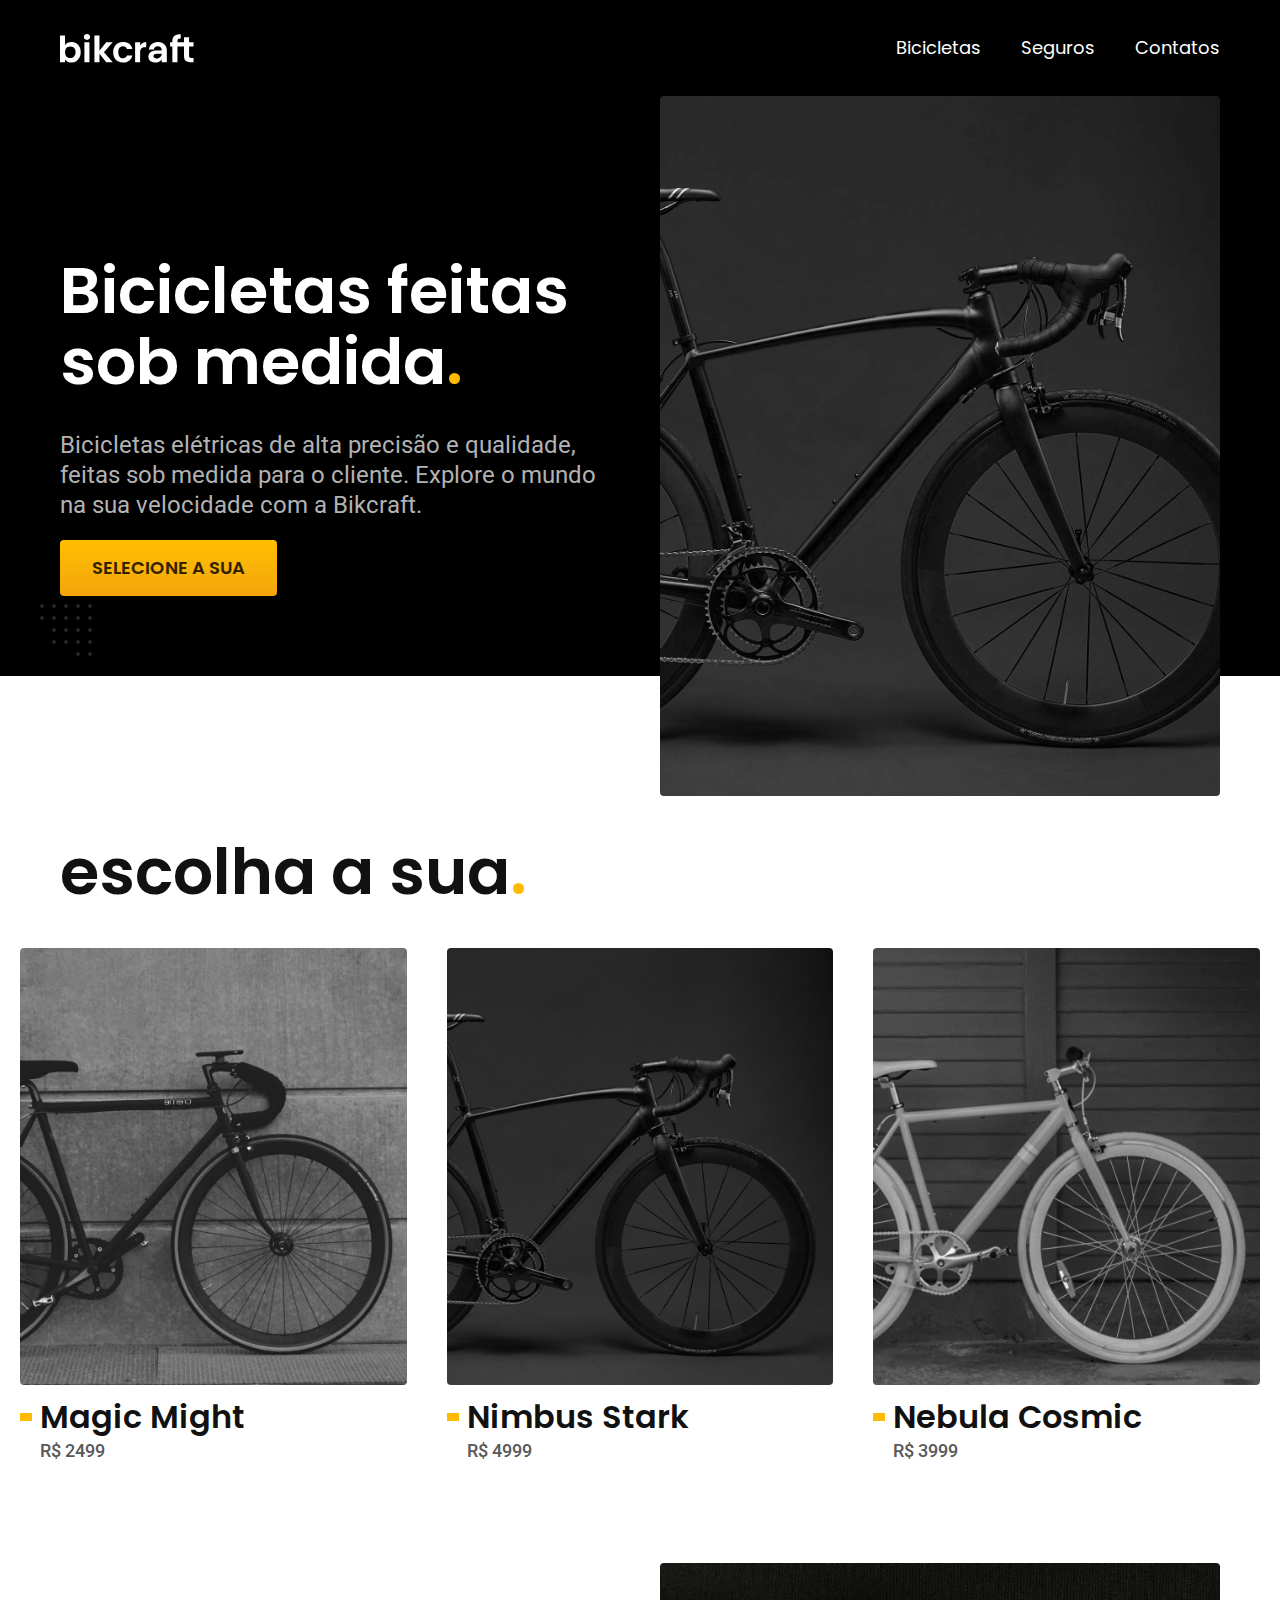
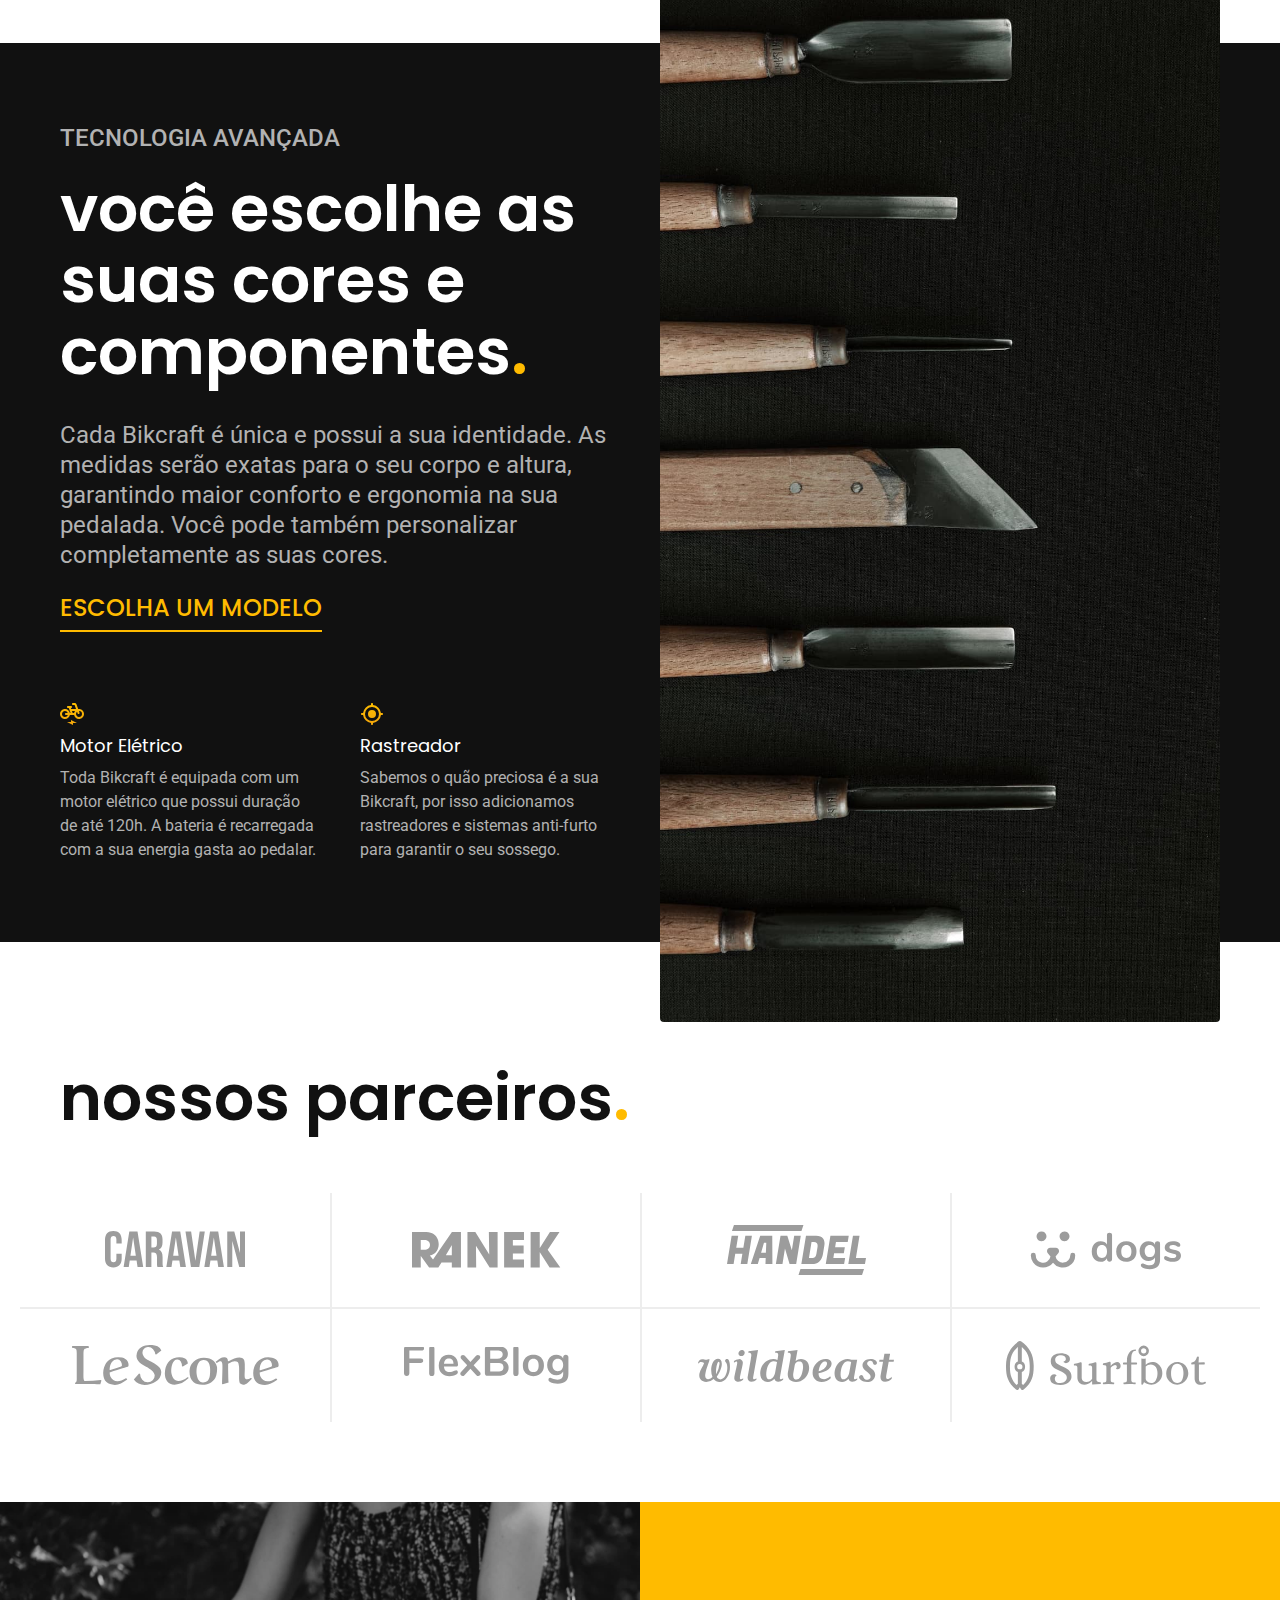
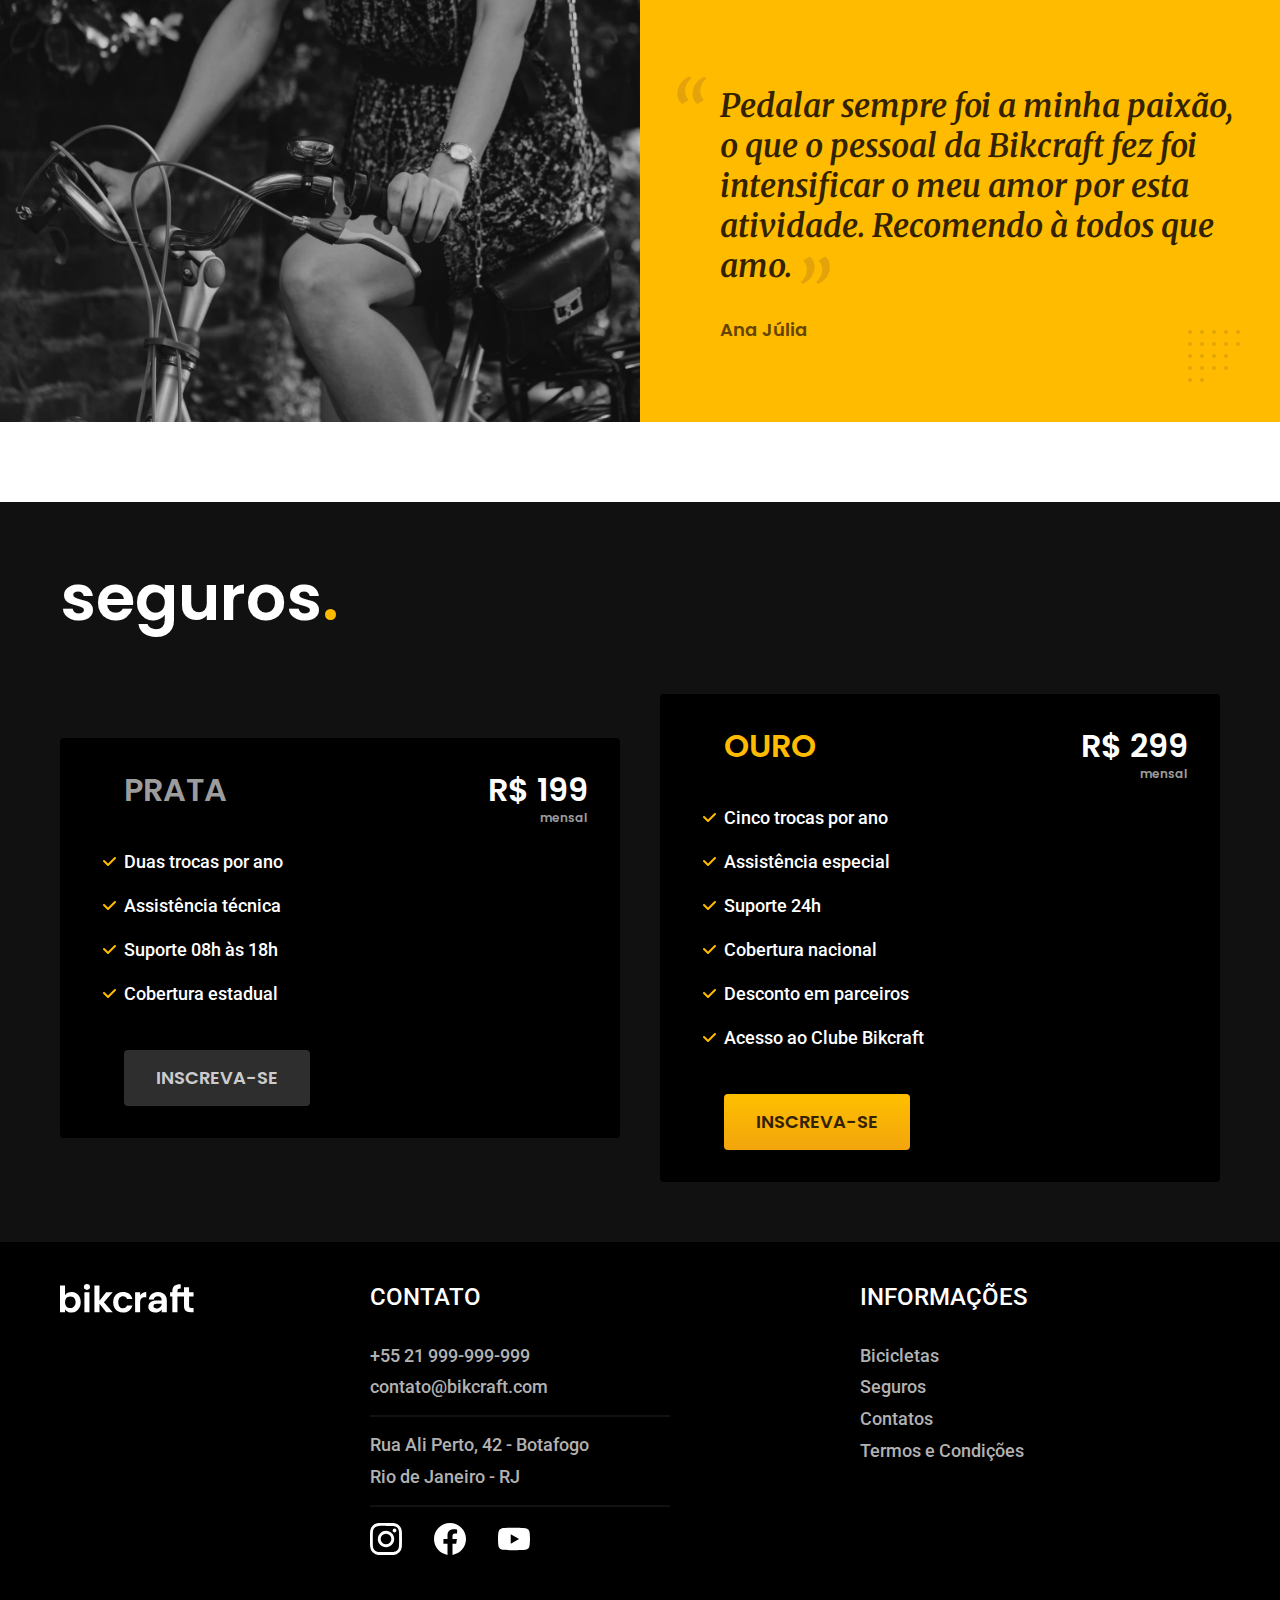
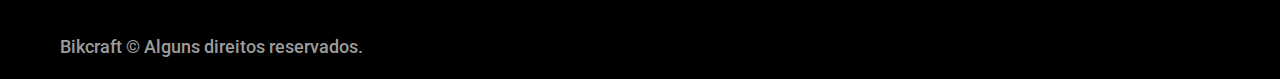
<file: index.html>
<!DOCTYPE html>
<html lang="pt-br">

<head>
  <meta charset="UTF-8">
  <meta name="viewport" content="width=device-width, initial-scale=1.0">
  <title>Bikcraft - Bicicletas Elétricas</title>
  <meta name="description" content="Bicicletas elétricas de alta precisão e qualidade,  feitas sob medida para o cliente. Explore o mundo na sua velocidade com a Bikcraft.">

  <link rel="icon" href="./favicon.svg" type="image/svg+xml">
  <link rel="preload" href="./css/style.min.css" as="style">
  <link rel="stylesheet" href="./css/style.min.css">

  <link rel="preconnect" href="https://fonts.googleapis.com">
  <link rel="preconnect" href="https://fonts.gstatic.com" crossorigin>
  <link href="https://fonts.googleapis.com/css2?family=Merriweather:ital,wght@1,900&family=Poppins:wght@400;600&family=Roboto:ital,wght@0,500;1,400&display=swap" rel="stylesheet">

  <script>document.documentElement.classList.add('js');</script>
</head>

<body>
  <header class="header-bg">
    <div class="header container">
      <a href="./"><img src="./img/bikcraft.svg" width="136" height="32" alt="Bikcraft"></a>
      <nav aria-label="primaria">
        <ul class="header-menu cor-0 font-1-m">
          <li><a href="./bicicletas.html">Bicicletas</a></li>
          <li><a href="./seguros.html">Seguros</a></li>
          <li><a href="./contatos.html">Contatos</a></li>
        </ul>
      </nav>
    </div>
  </header>

  <main class="introducao-bg">
    <div class="introducao container">
      <div class="introducao-conteudo">
        <h1 class="cor-0 font-1-xxl fadeInDown" data-anime="200">Bicicletas feitas
          sob medida<span class="decora">.</span></h1>
        <p class="font-2-l fadeInDown" data-anime="400">Bicicletas elétricas de alta precisão e qualidade, feitas sob medida para o cliente. Explore o mundo na sua velocidade com a Bikcraft.</p>
        <a href="./bicicletas.html" class="botao fadeInDown" data-anime="600">selecione a sua</a>
      </div>
      <picture data-anime="800" class="fadeInDown">
        <source media="(max-width:800px)" srcset="./img/bicicletas/nimbus.jpg">
        <img src="./img/fotos/introducao.jpg" width="1280" height="1600" alt="Bicicleta elétrica preta.">
      </picture>
    </div>
  </main>

  <article class="bicicleta-home">
    <h2 class="container cor-11 font-1-xxl">escolha a sua<span class="decora">.</span></h2>
    <ul>
      <li>
        <a href="./bicicletas/magic.html">
          <img src="./img/bicicletas/magic-home.jpg" width="920" height="1040" alt="Bicicleta Magic Might" class="bicicleta-home-img">
          <h3 class="font-1-xl cor-11">Magic Might</h3>
          <p class="font-2-m cor-8">R$ 2499</p>
        </a>
      </li>
      <li>
        <a href="./bicicletas/nimbus.html">
          <img src="./img/bicicletas/nimbus-home.jpg" width="920" height="1040" alt="Bicicleta Nimbus Stark" class="bicicleta-home-img">
          <h3 class="font-1-xl cor-11">Nimbus Stark</h3>
          <p class="font-2-m cor-8">R$ 4999</p>
        </a>
      </li>
      <li>
        <a href="./bicicletas/nebula.html">
          <img src="./img/bicicletas/nebula-home.jpg" width="920" height="1040" alt="Bicicleta Nebula Cosmic" class="bicicleta-home-img">
          <h3 class="font-1-xl cor-11">Nebula Cosmic</h3>
          <p class="font-2-m cor-8">R$ 3999</p>
        </a>
      </li>
    </ul>
  </article>

  <article class="tecnologia-bg">
    <div class="tecnologia container">
      <div class="tecnologia-conteudo">
        <h4 class="font-2-l-b cor-5">Tecnologia Avançada</h4>
        <h2 class="font-1-xxl cor-0">você escolhe as suas cores e componentes<span class="decora">.</span></h2>
        <p class="font-2-l cor-5">Cada Bikcraft é única e possui a sua identidade. As medidas serão exatas para o seu corpo e altura, garantindo maior conforto e ergonomia na sua pedalada. Você pode também personalizar completamente as suas cores.</p>
        <a href="./bicicletas.html" class="link">ESCOLHA UM MODELO</a>
        <ul>
          <li>
            <img src="./img/icones/eletrica.svg" width="24" height="24" alt="">
            <h3 class="font-1-m cor-0">Motor Elétrico</h3>
            <p class="font-2-s cor-5">Toda Bikcraft é equipada com um motor elétrico que possui duração de até 120h. A bateria é recarregada com a sua energia gasta ao pedalar.</p>
          </li>
          <li>
            <img src="./img/icones/rastreador.svg" width="24" height="24" alt="">
            <h3 class="font-1-m cor-0">Rastreador</h3>
            <p class="font-2-s cor-5">Sabemos o quão preciosa é a sua Bikcraft, por isso adicionamos rastreadores e sistemas anti-furto para garantir o seu sossego.</p>
          </li>
        </ul>
      </div>
      <div class="tecnologia-imagem">
        <img src="./img/fotos/tecnologia.jpg" width="1200" height="1920" alt="">
      </div>
    </div>
  </article>

  <section class="parceiros" aria-label="Nossos Parceiros">
    <h2 class="container cor-11 font-1-xxl">nossos parceiros<span class="decora">.</span></h2>
    <ul>
      <li><img src="./img/parceiros/caravan.svg" width="140" height="38" alt="Caravan"></li>
      <li><img src="./img/parceiros/ranek.svg" width="149" height="36" alt="Ranek"></li>
      <li><img src="./img/parceiros/handel.svg" width="139" height="50" alt="handel"></li>
      <li><img src="./img/parceiros/dogs.svg" width="152" height="39" alt="dogs"></li>
      <li><img src="./img/parceiros/lescone.svg" width="208" height="41" alt="lescone"></li>
      <li><img src="./img/parceiros/flexblog.svg" width="165" height="38" alt="flexblog"></li>
      <li><img src="./img/parceiros/wildbeast.svg" width="196" height="34" alt="wildbeast"></li>
      <li><img src="./img/parceiros/surfbot.svg" width="200" height="49" alt="surfbot"></li>
    </ul>
  </section>
  <section class="depoimentos" aria-label="Depoimentos dos nossos clientes">
    <div><img src="./img/fotos/depoimento.jpg" width="1560" height="1360" alt="Pessoa pedalando uma bicicleta Bikcraft"></div>
    <div class="depoimentos-texto">
      <blockquote>
        <p class="cor-p5 font-1-xl">Pedalar sempre foi a minha paixão, o que o pessoal da Bikcraft fez foi intensificar o meu amor por esta atividade. Recomendo à todos que amo.</p>
      </blockquote>
      <span class="cor-p4 font-1-m-b">Ana Júlia</span>
    </div>
  </section>

  <article class="seguros-bg">
    <div class="seguros container">
      <h2 class="cor-0 font-1-xxl">seguros<span class="decora">.</span></h2>
      <div class="seguro-planos">
        <div class="seguro-titulo">
          <h3 class="cor-6 font-1-xl">prata</h3>
          <div class="seguros-preco">
            <span class="cor-0 font-1-xl">R$ 199</span>
            <p class="cor-6 font-1-xs">mensal</p>
          </div>
        </div>
        <ul class="seguros-lista cor-0 font-2-m">
          <li>Duas trocas por ano</li>
          <li>Assistência técnica</li>
          <li>Suporte 08h às 18h</li>
          <li>Cobertura estadual</li>
        </ul>
        <a href="./orcamento.html" class="botao secundario">inscreva-se</a>
      </div>
      <div class="seguro-planos">
        <div class="seguro-titulo">
          <h3 class="cor-p1 font-1-xl">ouro</h3>
          <div class="seguros-preco">
            <span class="cor-0 font-1-xl">R$ 299</span>
            <p class="cor-6 font-1-xs">mensal</p>
          </div>
        </div>
        <ul class="seguros-lista cor-0 font-2-m">
          <li>Cinco trocas por ano</li>
          <li>Assistência especial</li>
          <li>Suporte 24h</li>
          <li>Cobertura nacional</li>
          <li>Desconto em parceiros</li>
          <li>Acesso ao Clube Bikcraft</li>
        </ul>
        <a href="./orcamento.html" class="botao">inscreva-se</a>
      </div>
    </div>
  </article>

  <footer class="footer-bg">
    <div class="footer container">
      <a href="./"><img src="./img/bikcraft.svg" width="136" height="32" alt="Bikcraft"></a>
      <div class="footer-contatos">
        <h3 class="cor-0 font-2-l-b">contato</h3>
        <ul class="cor-5 font-2-m">
          <li><a href="tel:+5521999999999"> +55 21 999-999-999</a></li>
          <li><a href="mailto:contato@bikcraft.com">contato@bikcraft.com</a></li>
        </ul>
        <ul class="cor-5 font-2-m">
          <li>Rua Ali Perto, 42 - Botafogo</li>
          <li>Rio de Janeiro - RJ</li>
        </ul>
        <div class="redes-sociais">
          <a href="./"><img src="./img/redes/instagram.svg" width="32" height="32" alt="instagram"></a>
          <a href="./"><img src="./img/redes/facebook.svg" width="32" height="32" alt="facebook"></a>
          <a href="./"><img src="./img/redes/youtube.svg" width="32" height="32" alt="youtube"></a>
        </div>
      </div>
      <div class="footer-informacoes">
        <h3 class="cor-0 font-2-l-b">informações</h3>
        <nav>
          <ul class="cor-5 font-2-m">
            <li><a href="./bicicletas.html">Bicicletas</a></li>
            <li><a href="./seguros.html">Seguros</a></li>
            <li><a href="./contato.html">Contatos</a></li>
            <li><a href="./termos.html">Termos e Condições</a></li>
          </ul>
        </nav>
      </div>
      <p class="footer-copy cor-6 font-2-m">Bikcraft © Alguns direitos reservados.</p>
    </div>
  </footer>

  <script src="./js/plugins/simple-anime.js"></script>
  <script src="./js/script.js"></script>
</body>

</html>
</file>
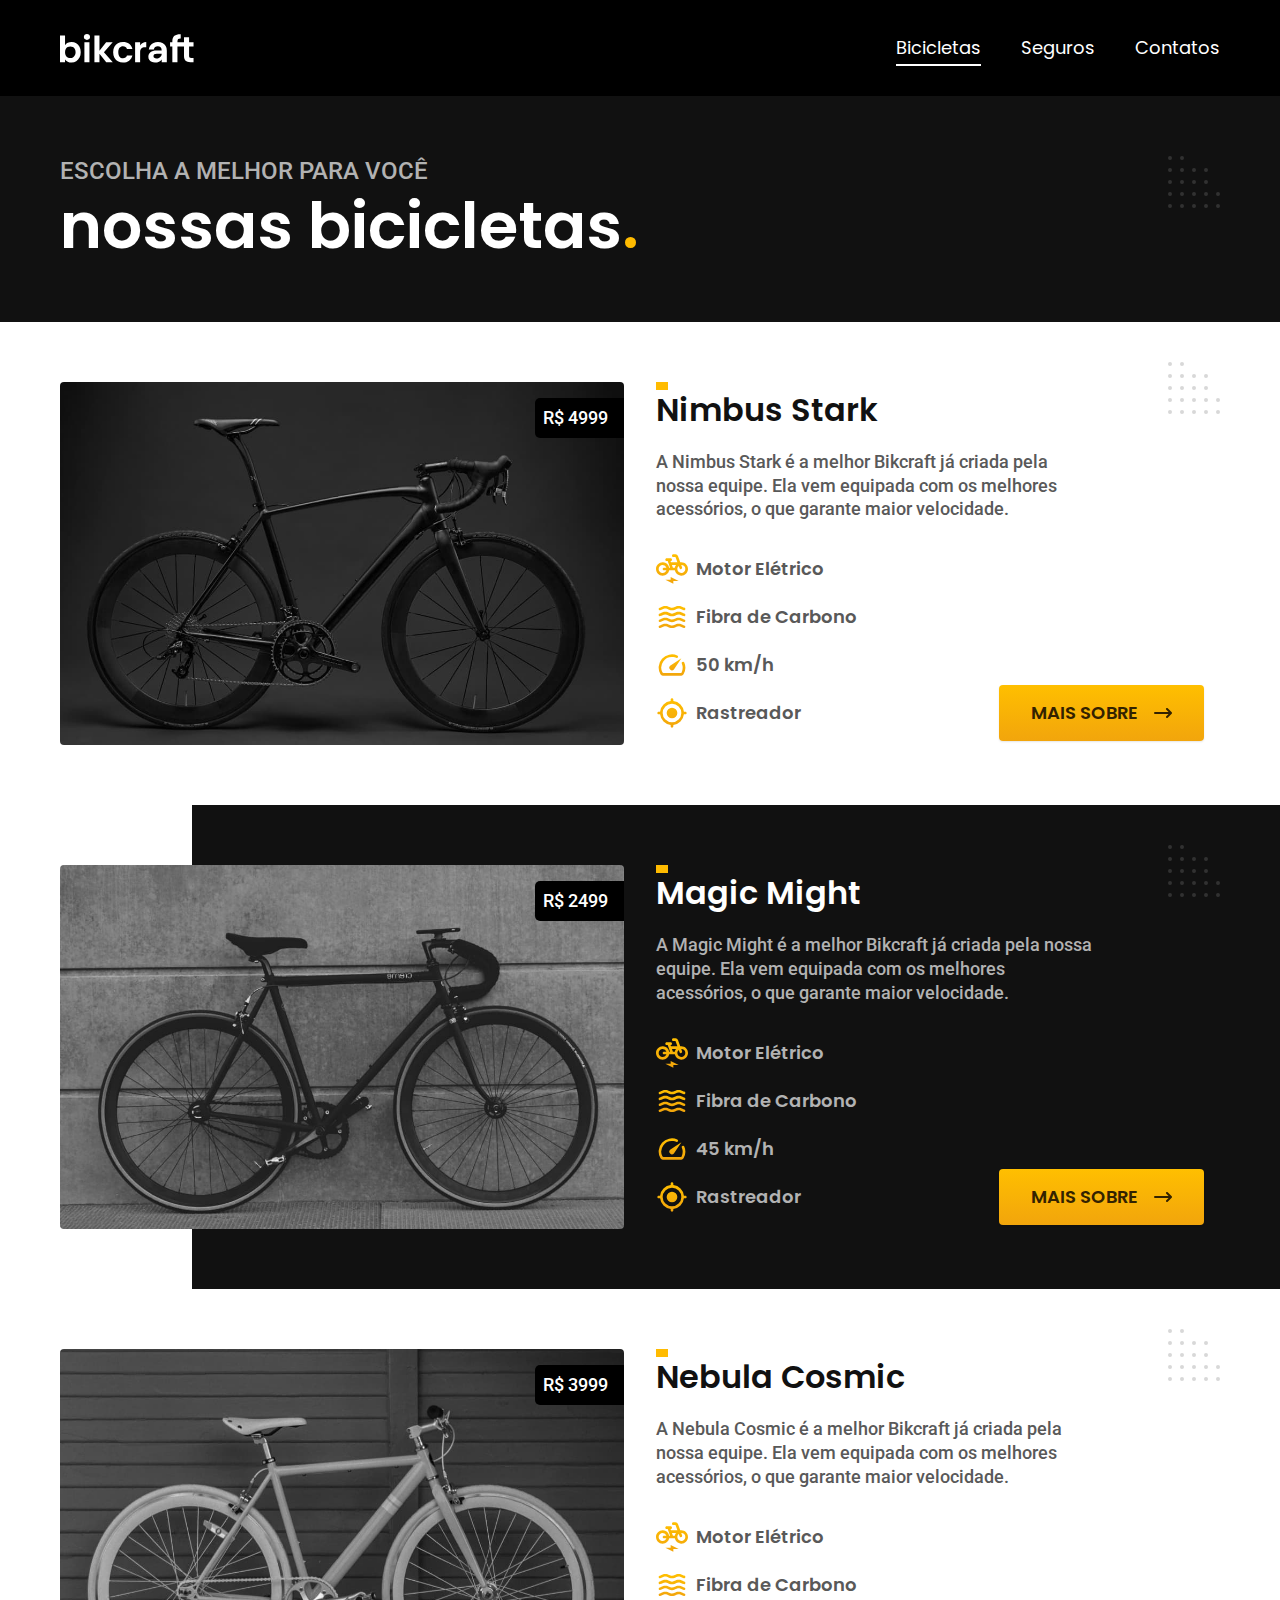
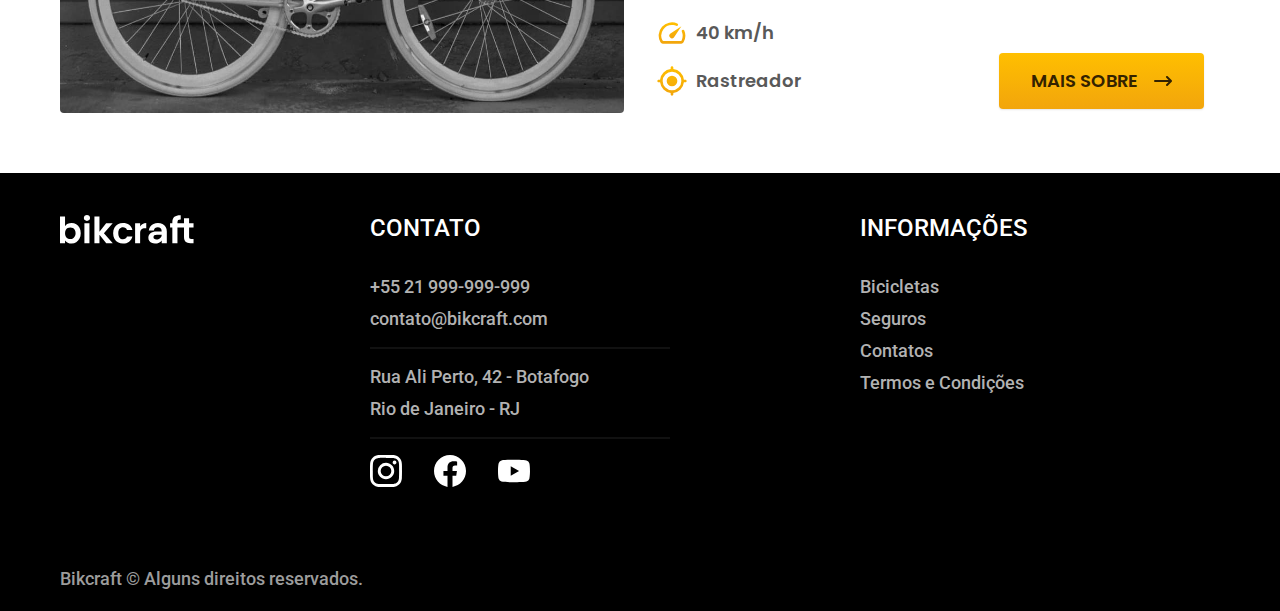
<file: bicicletas.html>
<!DOCTYPE html>
<html lang="pt-br">

<head>
  <meta charset="UTF-8">
  <meta name="viewport" content="width=device-width, initial-scale=1.0">
  <title>Bikcraft - Bicicletas Elétricas</title>
  <meta name="description" content="Bicicletas elétricas de alta precisão e qualidade,  feitas sob medida para o cliente. Explore o mundo na sua velocidade com a Bikcraft.">
  <link rel="icon" href="./favicon.svg" type="image/svg+xml">
  <link rel="preload" href="./css/style.min.css" as="style">
  <link rel="stylesheet" href="./css/style.min.css">

  <link rel="preconnect" href="https://fonts.googleapis.com">
  <link rel="preconnect" href="https://fonts.gstatic.com" crossorigin>
  <link href="https://fonts.googleapis.com/css2?family=Merriweather:ital,wght@1,900&family=Poppins:wght@400;600&family=Roboto:ital,wght@0,500;1,400&display=swap" rel="stylesheet">

  <script>document.documentElement.classList.add('js');</script>
</head>

<body id="bicicletas">
  <header class="header-bg">
    <div class="header container">
      <a href="./"><img src="./img/bikcraft.svg" alt="Bikcraft"></a>
      <nav aria-label="primaria">
        <ul class="header-menu cor-0 font-1-m">
          <li><a href="./bicicletas.html">Bicicletas</a></li>
          <li><a href="./seguros.html">Seguros</a></li>
          <li><a href="./contatos.html">Contatos</a></li>
        </ul>
      </nav>
    </div>
  </header>
  <main>
    <div class="titulo-bg">
      <div class="container titulo">
        <p class="cor-5 font-2-l-b">Escolha a melhor para você</p>
        <h1 class="cor-0 font-1-xxl">nossas bicicletas<span class="decora">.</span></h1>
      </div>
    </div>

    <div>
      <div class="bicicletas container">
        <div class="bicicletas-imagem">
          <img src="./img/bicicletas/nimbus.jpg" alt="bicicleta preta">
          <span class="cor-0 font-2-m">R$ 4999</span>
        </div>
        <div class="bicicletas-conteudo">
          <h2 class="cor-11 font-1-xl">Nimbus Stark</h2>
          <p class="cor-8 font-2-m">A Nimbus Stark é a melhor Bikcraft já criada pela nossa equipe. Ela vem equipada com os melhores acessórios, o que garante maior velocidade.</p>
          <ul class="cor-8 font-1-m-b">
            <li>
              <img src="./img/icones/eletrica.svg" alt="">
              Motor Elétrico
            </li>
            <li>
              <img src="./img/icones/carbono.svg" alt="">
              Fibra de Carbono
            </li>
            <li>
              <img src="./img/icones/velocidade.svg" alt="">
              50 km/h
            </li>
            <li>
              <img src=" ./img/icones/rastreador.svg" alt="">
              Rastreador
            </li>
          </ul>
          <a href="./bicicletas/nimbus.html" class="botao">MAIS SOBRE</a>
        </div>
      </div>
    </div>

    <div class="bicicletas-bg">
      <div class="bicicletas container">
        <div class="bicicletas-imagem">
          <img src="./img/bicicletas/magic.jpg" alt="bicicleta preta">
          <span class="cor-0 font-2-m">R$ 2499</span>
        </div>
        <div class="bicicletas-conteudo">
          <h2 class="cor-0 font-1-xl">Magic Might</h2>
          <p class="cor-5 font-2-m">A Magic Might é a melhor Bikcraft já criada pela nossa equipe. Ela vem equipada com os melhores acessórios, o que garante maior velocidade.</p>
          <ul class="cor-5 font-1-m-b">
            <li>
              <img src="./img/icones/eletrica.svg" alt="">
              Motor Elétrico
            </li>
            <li>
              <img src="./img/icones/carbono.svg" alt="">
              Fibra de Carbono
            </li>
            <li>
              <img src="./img/icones/velocidade.svg" alt="">
              45 km/h
            </li>
            <li>
              <img src=" ./img/icones/rastreador.svg" alt="">
              Rastreador
            </li>
          </ul>
          <a href="./bicicletas/magic.html" class="botao">MAIS SOBRE</a>
        </div>
      </div>
    </div>
    <div>
      <div class="bicicletas container">
        <div class="bicicletas-imagem">
          <img src="./img/bicicletas/nebula.jpg" alt="bicicleta preta">
          <span class="cor-0 font-2-m">R$ 3999</span>
        </div>
        <div class="bicicletas-conteudo">
          <h2 class="cor-11 font-1-xl">Nebula Cosmic</h2>
          <p class="cor-8 font-2-m">A Nebula Cosmic é a melhor Bikcraft já criada pela nossa equipe. Ela vem equipada com os melhores acessórios, o que garante maior velocidade.</p>
          <ul class="cor-8 font-1-m-b">
            <li>
              <img src="./img/icones/eletrica.svg" alt="">
              Motor Elétrico
            </li>
            <li>
              <img src="./img/icones/carbono.svg" alt="">
              Fibra de Carbono
            </li>
            <li>
              <img src="./img/icones/velocidade.svg" alt="">
              40 km/h
            </li>
            <li>
              <img src=" ./img/icones/rastreador.svg" alt="">
              Rastreador
            </li>
          </ul>
          <a href="./bicicletas/nebula.html" class="botao">MAIS SOBRE</a>
        </div>
      </div>
    </div>
  </main>




  <footer class="footer-bg">
    <div class="footer container">
      <a href="./"><img src="./img/bikcraft.svg" alt="Bikcraft"></a>
      <div class="footer-contatos">
        <h3 class="cor-0 font-2-l-b">contato</h3>
        <ul class="cor-5 font-2-m">
          <li><a href="tel:+5521999999999"> +55 21 999-999-999</a></li>
          <li><a href="mailto:contato@bikcraft.com">contato@bikcraft.com</a></li>
        </ul>
        <ul class="cor-5 font-2-m">
          <li>Rua Ali Perto, 42 - Botafogo</li>
          <li>Rio de Janeiro - RJ</li>
        </ul>
        <div class="redes-sociais">
          <a href="./"><img src="./img/redes/instagram.svg" alt="instagram"></a>
          <a href="./"><img src="./img/redes/facebook.svg" alt="facebook"></a>
          <a href="./"><img src="./img/redes/youtube.svg" alt="youtube"></a>
        </div>
      </div>
      <div class="footer-informacoes">
        <h3 class="cor-0 font-2-l-b">informações</h3>
        <nav>
          <ul class="cor-5 font-2-m">
            <li><a href="./bicicletas.html">Bicicletas</a></li>
            <li><a href="./seguros.html">Seguros</a></li>
            <li><a href="./contato.html">Contatos</a></li>
            <li><a href="./termos.html">Termos e Condições</a></li>
          </ul>
        </nav>
      </div>
      <p class="footer-copy cor-6 font-2-m">Bikcraft © Alguns direitos reservados.</p>
    </div>
  </footer>
  <script src="./js/script.js"></script>
</body>
</file>
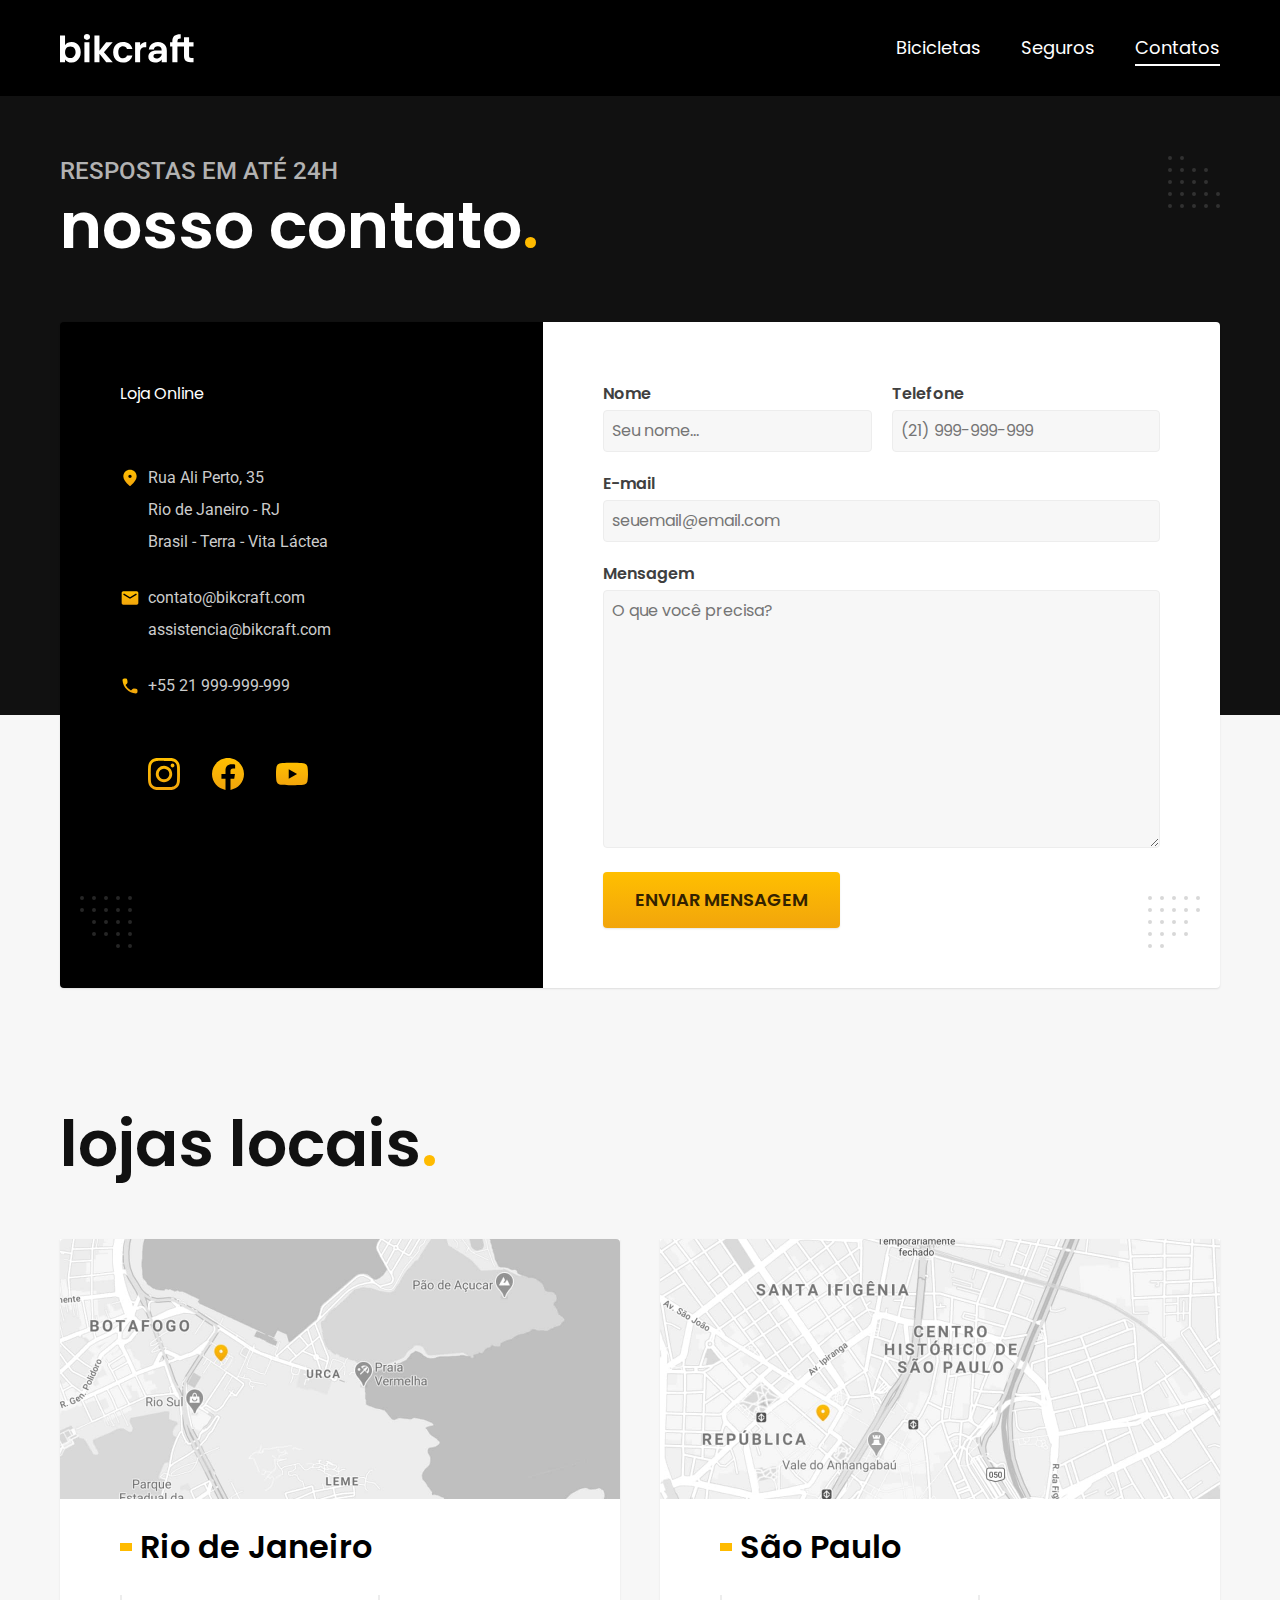
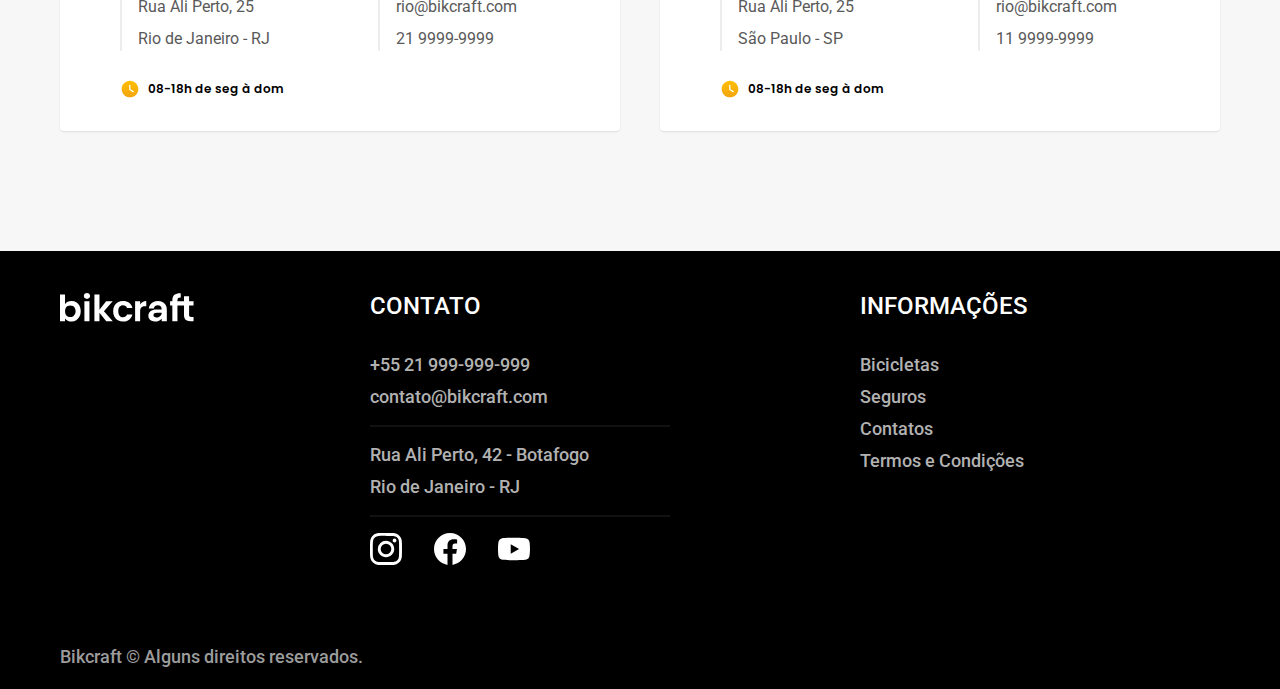
<file: contatos.html>
<!DOCTYPE html>
<html lang="pt-br">

<head>
  <meta charset="UTF-8">
  <meta name="viewport" content="width=device-width, initial-scale=1.0">
  <title>Contato - Bikcraft</title>
  <meta name="description" content="Contato.">
  <link rel="icon" href="./favicon.svg" type="image/svg+xml">
  <link rel="preload" href="./css/style.min.css" as="style">
  <link rel="stylesheet" href="./css/style.min.css">

  <link rel="preconnect" href="https://fonts.googleapis.com">
  <link rel="preconnect" href="https://fonts.gstatic.com" crossorigin>
  <link href="https://fonts.googleapis.com/css2?family=Merriweather:ital,wght@1,900&family=Poppins:wght@400;600&family=Roboto:ital,wght@0,500;1,400&display=swap" rel="stylesheet">
  <script>document.documentElement.classList.add('js');</script>
</head>

<body id="contato">
  <header class="header-bg">
    <div class="header container">
      <a href="./"><img src="./img/bikcraft.svg" alt="Bikcraft"></a>
      <nav aria-label="primaria">
        <ul class="header-menu cor-0 font-1-m">
          <li><a href="./bicicletas.html">Bicicletas</a></li>
          <li><a href="./seguros.html">Seguros</a></li>
          <li><a href="./contatos.html">Contatos</a></li>
        </ul>
      </nav>
    </div>
  </header>

  <main>
    <div class="titulo-bg">
      <div class="container titulo">
        <p class="cor-5 font-2-l-b">respostas em até 24h</p>
        <h1 class="cor-0 font-1-xxl">nosso contato<span class="decora">.</span></h1>
      </div>
    </div>

    <div class="contato-bg">
      <div class="container contato">
        <section class="contato-info" aria-label="Endereço">
          <h2 class="cor-0 font-1-s">Loja Online</h2>
          <ul class="cor-4 font-2-s contato-endereco">
            <li>Rua Ali Perto, 35</li>
            <li> Rio de Janeiro - RJ</li>
            <li>Brasil - Terra - Vita Láctea</li>
          </ul>
          <address class="cor-4 font-2-s contato-meios">
            <a href="mailto:contato@bikcraft.com">contato@bikcraft.com</a>
            <a href="mailto:assistencia@bikcraft.com">assistencia@bikcraft.com</a>
            <a href="tel:+5521999999999"> +55 21 999-999-999</a>
          </address>

          <ul class="contato-rs">
            <li><a href="./"><img src="./img/redes/instagram-p.svg" alt="instagram"></a></li>
            <li><a href="./"><img src="./img/redes/facebook-p.svg" alt="facebook"></a></li>
            <li><a href="./"><img src="./img/redes/youtube-p.svg" alt="youtube"></a></li>
          </ul>
        </section>

        <section class="contato-form" aria-label="Formulário">
          <form class="form" action="./contatos.html">
            <div>
              <label for="nome">Nome</label>
              <input id="nome " type="text" name="nome" placeholder="Seu nome...">
            </div>
            <div>
              <label for="telefone">Telefone</label>
              <input id="telefone" type="text" name="telefone" placeholder="(21) 999-999-999">
            </div>
            <div class="col-2">
              <label for="email">E-mail</label>
              <input id="email" type="email" name="email" placeholder="seuemail@email.com">
            </div>
            <div class="col-2">
              <label for="text">Mensagem</label>
              <textarea name="text" id="text" cols="30" rows="10" placeholder="O que você precisa?"></textarea>
            </div>
            <button class="botao col-2">Enviar Mensagem</button>
          </form>
        </section>

      </div>
    </div>
  </main>

  <article class="container lojas">
    <h2 class="cor-11 font-1-xxl">lojas locais<span class="decora">.</span></h2>
    <div class="lojas-mapa">
      <div class="lojas-item">
        <img src="./img/lojas/rj.jpg" alt="mapa para a loja do Rio de Janeiro">
        <h3 class="cor-12 font-1-xl">Rio de Janeiro</h3>
        <ul class="cor-8 font-2-s">
          <div>
            <li>Rua Ali Perto, 25</li>
            <li>Rio de Janeiro - RJ</li>
          </div>
          <div>
            <li>rio@bikcraft.com</li>
            <li>21 9999-9999</li>
          </div>
        </ul>
        <p class="cor-12 font-1-xs"><img src="./img/icones/horario.svg" alt=""> 08-18h de seg à dom</p>
      </div>
      <div class="lojas-item">
        <img src="./img/lojas/sp.jpg" alt="mapa para a loja de São Paulo">
        <h3 class="cor-12 font-1-xl">São Paulo</h3>
        <ul class="cor-8 font-2-s">
          <div>
            <li>Rua Ali Perto, 25</li>
            <li>São Paulo - SP</li>
          </div>
          <div>
            <li>rio@bikcraft.com</li>
            <li>11 9999-9999</li>
          </div>
        </ul>
        <p class="cor-12 font-1-xs"><img src="./img/icones/horario.svg" alt=""> 08-18h de seg à dom</p>
      </div>
    </div>
  </article>

  <footer class="footer-bg">
    <div class="footer container">
      <a href="./"><img src="./img/bikcraft.svg" alt="Bikcraft"></a>
      <div class="footer-contatos">
        <h3 class="cor-0 font-2-l-b">contato</h3>
        <ul class="cor-5 font-2-m">
          <li><a href="tel:+5521999999999"> +55 21 999-999-999</a></li>
          <li><a href="mailto:contato@bikcraft.com">contato@bikcraft.com</a></li>
        </ul>
        <ul class="cor-5 font-2-m">
          <li>Rua Ali Perto, 42 - Botafogo</li>
          <li>Rio de Janeiro - RJ</li>
        </ul>
        <div class="redes-sociais">
          <a href="./"><img src="./img/redes/instagram.svg" alt="instagram"></a>
          <a href="./"><img src="./img/redes/facebook.svg" alt="facebook"></a>
          <a href="./"><img src="./img/redes/youtube.svg" alt="youtube"></a>
        </div>
      </div>
      <div class="footer-informacoes">
        <h3 class="cor-0 font-2-l-b">informações</h3>
        <nav>
          <ul class="cor-5 font-2-m">
            <li><a href="./bicicletas.html">Bicicletas</a></li>
            <li><a href="./seguros.html">Seguros</a></li>
            <li><a href="./contato.html">Contatos</a></li>
            <li><a href="./termos.html">Termos e Condições</a></li>
          </ul>
        </nav>
      </div>
      <p class="footer-copy cor-6 font-2-m">Bikcraft © Alguns direitos reservados.</p>
    </div>
  </footer>
  <script src="./js/script.js"></script>
</body>

</html>
</file>
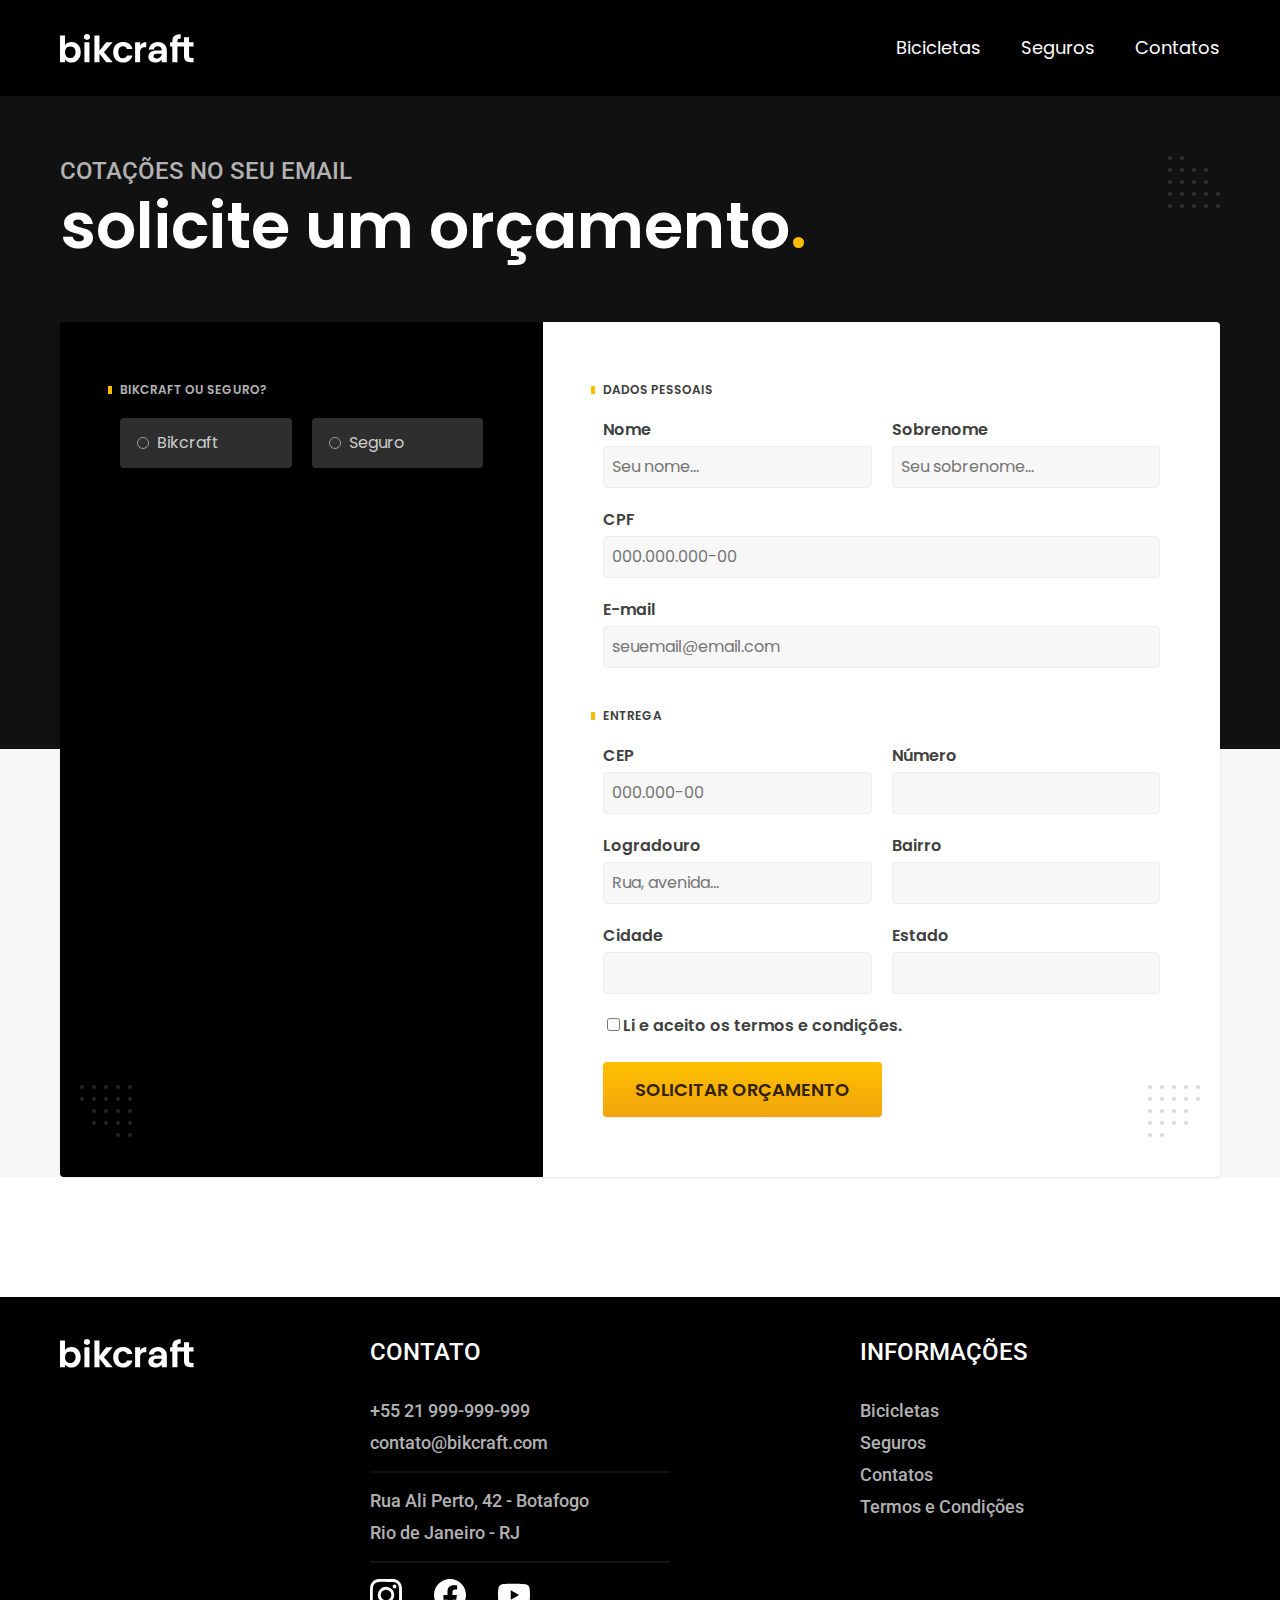
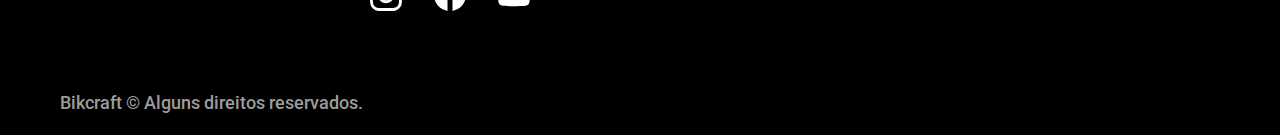
<file: orcamento.html>
<!DOCTYPE html>
<html lang="pt-br">

<head>
  <meta charset="UTF-8">
  <meta name="viewport" content="width=device-width, initial-scale=1.0">
  <title>Orçamento - Bikcraft</title>
  <meta name="description" content="solicite um orçamento.">
  <link rel="icon" href="./favicon.svg" type="image/svg+xml">
  <link rel="preload" href="./css/style.min.css" as="style">
  <link rel="stylesheet" href="./css/style.min.css">

  <link rel="preconnect" href="https://fonts.googleapis.com">
  <link rel="preconnect" href="https://fonts.gstatic.com" crossorigin>
  <link href="https://fonts.googleapis.com/css2?family=Merriweather:ital,wght@1,900&family=Poppins:wght@400;600&family=Roboto:ital,wght@0,500;1,400&display=swap" rel="stylesheet">
  <script>document.documentElement.classList.add('js');</script>
</head>

<body id="orcamento">
  <header class="header-bg">
    <div class="header container">
      <a href="./"><img src="./img/bikcraft.svg" alt="Bikcraft"></a>
      <nav aria-label="primaria">
        <ul class="header-menu cor-0 font-1-m">
          <li><a href="./bicicletas.html">Bicicletas</a></li>
          <li><a href="./seguros.html">Seguros</a></li>
          <li><a href="./contatos.html">Contatos</a></li>
        </ul>
      </nav>
    </div>
  </header>

  <main>
    <div class="titulo-bg">
      <div class="container titulo">
        <p class="cor-5 font-2-l-b">Cotações no seu email</p>
        <h1 class="cor-0 font-1-xxl">solicite um orçamento<span class="decora">.</span></h1>
      </div>
    </div>

    <div class="orcamento-bg">
      <form class="container orcamento " action="./">
        <div class="orcamento-produto">
          <h2 class="cor-5 font-1-xs">Bikcraft ou Seguro?</h2>
          <input id="bikcraft" name="tipo" type="radio" value="bikcraft">
          <label for="bikcraft">Bikcraft</label>

          <input id="seguro" type="radio" name="tipo" value="seguro">
          <label for="seguro">Seguro</label>

          <div class="orcamento-conteudo" id="orcamento-bikcraft">
            <h2 class="cor-5 font-1-xs">Escolha a sua:</h2>

            <input id="nimbus" type="radio" name="produto" value="nimbus">
            <label for="nimbus">Nimbus Stark <span>R$ 4999</span></label>
            <div class="orcamento-detalhes">
              <ul class="cor-8 font-1-xs">
                <li>
                  <img src="./img/icones/eletrica.svg" alt="">
                  Motor Elétrico
                </li>
                <li>
                  <img src="./img/icones/carbono.svg" alt="">
                  Fibra de Carbono
                </li>
                <li>
                  <img src="./img/icones/velocidade.svg" alt="">
                  50 km/h
                </li>
                <li>
                  <img src=" ./img/icones/rastreador.svg" alt="">
                  Rastreador
                </li>
              </ul>
              <img src="./img/bicicletas/nimbus.jpg" alt="">
            </div>

            <input id="magic" type="radio" name="produto" value="magic">
            <label for="magic">Magic Might <span>R$ 2499</span></label>
            <div class="orcamento-detalhes">
              <ul class="cor-8 font-1-xs">
                <li>
                  <img src="./img/icones/eletrica.svg" alt="">
                  Motor Elétrico
                </li>
                <li>
                  <img src="./img/icones/carbono.svg" alt="">
                  Fibra de Carbono
                </li>
                <li>
                  <img src="./img/icones/velocidade.svg" alt="">
                  45 km/h
                </li>
                <li>
                  <img src=" ./img/icones/rastreador.svg" alt="">
                  Rastreador
                </li>
              </ul>
              <img src="./img/bicicletas/magic.jpg" alt="">
            </div>

            <input id="nebula" type="radio" name="produto" value="nebula">
            <label for="nebula">Nebula Cosmic <span>R$ 3999</span></label>
            <div class="orcamento-detalhes">
              <ul class="cor-8 font-1-xs">
                <li>
                  <img src="./img/icones/eletrica.svg" alt="">
                  Motor Elétrico
                </li>
                <li>
                  <img src="./img/icones/carbono.svg" alt="">
                  Fibra de Carbono
                </li>
                <li>
                  <img src="./img/icones/velocidade.svg" alt="">
                  40 km/h
                </li>
                <li>
                  <img src=" ./img/icones/rastreador.svg" alt="">
                  Rastreador
                </li>
              </ul>
              <img src="./img/bicicletas/nebula.jpg" alt="">
            </div>

          </div>

          <div class="orcamento-conteudo" id="orcamento-seguro">
            <h2 class="cor-5 font-1-xs">Escolha o plano:</h2>

            <input id="prata" type="radio" name="produto" value="prata">
            <label for="prata">Prata <span>R$ 199</span></label>

            <input id="ouro" type="radio" name="produto" value="ouro">
            <label for="ouro">Ouro <span>R$ 299</span></label>

          </div>


        </div>

        <div class="orcamento-dados form">
          <h2 class="cor-9 font-1-xs col-2">dados pessoais</h2>

          <div>
            <label for="nome">Nome</label>
            <input id="nome " type="text" name="nome" placeholder="Seu nome...">
          </div>
          <div>
            <label for="sobrenome">Sobrenome</label>
            <input id="sobrenome" type="text" name="sobrenome" placeholder="Seu sobrenome...">
          </div>
          <div class="col-2">
            <label for="cpf">CPF</label>
            <input id="cpf" type="text" name="cpf" placeholder="000.000.000-00">
          </div>
          <div class="col-2">
            <label for="email">E-mail</label>
            <input id="email" type="email" name="email" placeholder="seuemail@email.com">
          </div>

          <h2 class="cor-9 font-1-xs col-2">entrega</h2>
          <div>
            <label for="cep">CEP</label>
            <input id="cep " type="text" name="cep" placeholder="000.000-00">
          </div>
          <div>
            <label for="numero">Número</label>
            <input id="numero" type="text" name="numero">
          </div>
          <div>
            <label for="logradouro">Logradouro</label>
            <input id="logradouro" type="text" name="logradouro" placeholder="Rua, avenida...">
          </div>
          <div>
            <label for="bairro">Bairro</label>
            <input id="bairro" type="text" name="bairro">
          </div>
          <div>
            <label for="cidade">Cidade</label>
            <input id="cidade" type="text" name="cidade">
          </div>
          <div>
            <label for="estado">Estado</label>
            <input id="estado" type="text" name="estado">
          </div>

          <div class="col-2">
            <label for="termos"> <input id="termos" type="checkbox" name="termos">Li e aceito os termos e condições.</label>
          </div>

          <button class="botao col-2">Solicitar Orçamento</button>

        </div>
      </form>
    </div>


  </main>

  <footer class="footer-bg">
    <div class="footer container">
      <a href="./"><img src="./img/bikcraft.svg" alt="Bikcraft"></a>
      <div class="footer-contatos">
        <h3 class="cor-0 font-2-l-b">contato</h3>
        <ul class="cor-5 font-2-m">
          <li><a href="tel:+5521999999999"> +55 21 999-999-999</a></li>
          <li><a href="mailto:contato@bikcraft.com">contato@bikcraft.com</a></li>
        </ul>
        <ul class="cor-5 font-2-m">
          <li>Rua Ali Perto, 42 - Botafogo</li>
          <li>Rio de Janeiro - RJ</li>
        </ul>
        <div class="redes-sociais">
          <a href="./"><img src="./img/redes/instagram.svg" alt="instagram"></a>
          <a href="./"><img src="./img/redes/facebook.svg" alt="facebook"></a>
          <a href="./"><img src="./img/redes/youtube.svg" alt="youtube"></a>
        </div>
      </div>
      <div class="footer-informacoes">
        <h3 class="cor-0 font-2-l-b">informações</h3>
        <nav>
          <ul class="cor-5 font-2-m">
            <li><a href="./bicicletas.html">Bicicletas</a></li>
            <li><a href="./seguros.html">Seguros</a></li>
            <li><a href="./contato.html">Contatos</a></li>
            <li><a href="./termos.html">Termos e Condições</a></li>
          </ul>
        </nav>
      </div>
      <p class="footer-copy cor-6 font-2-m">Bikcraft © Alguns direitos reservados.</p>
    </div>
  </footer>
  <script src="./js/script.js"></script>
</body>

</html>
</file>
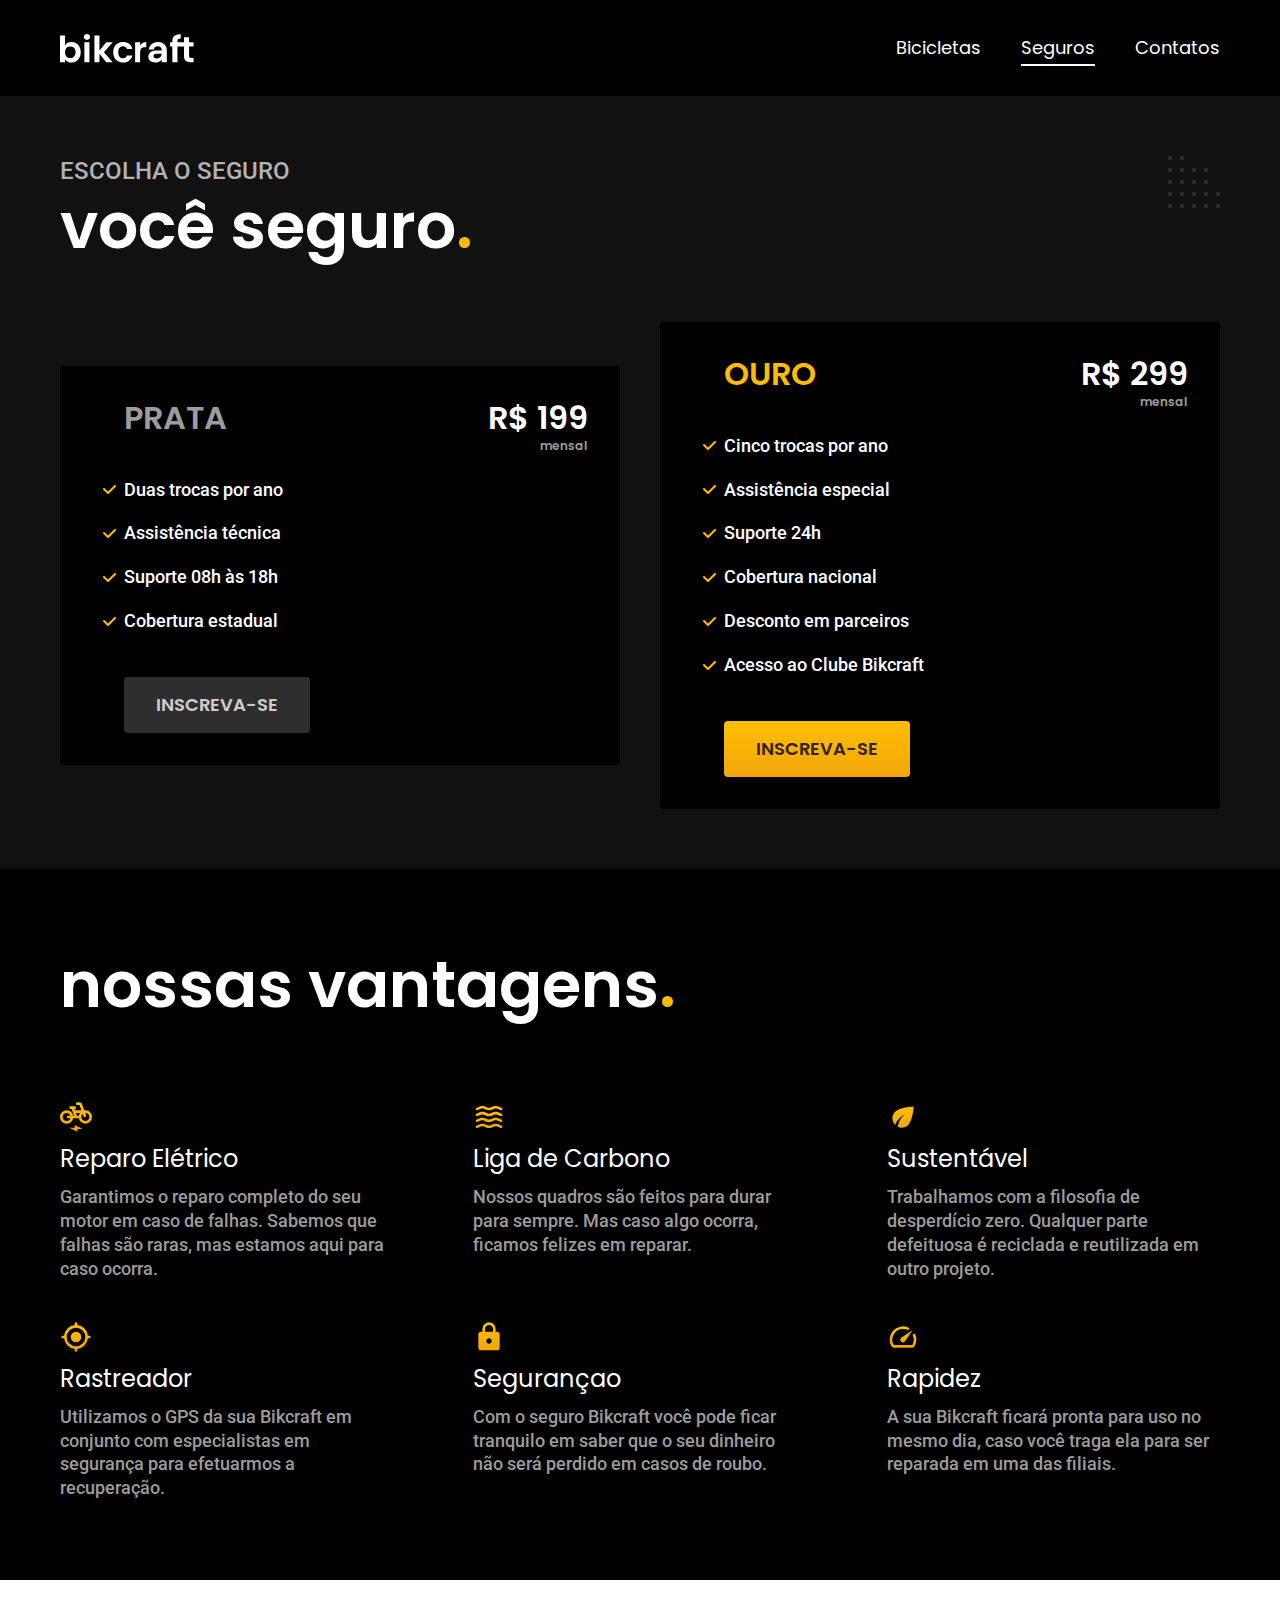
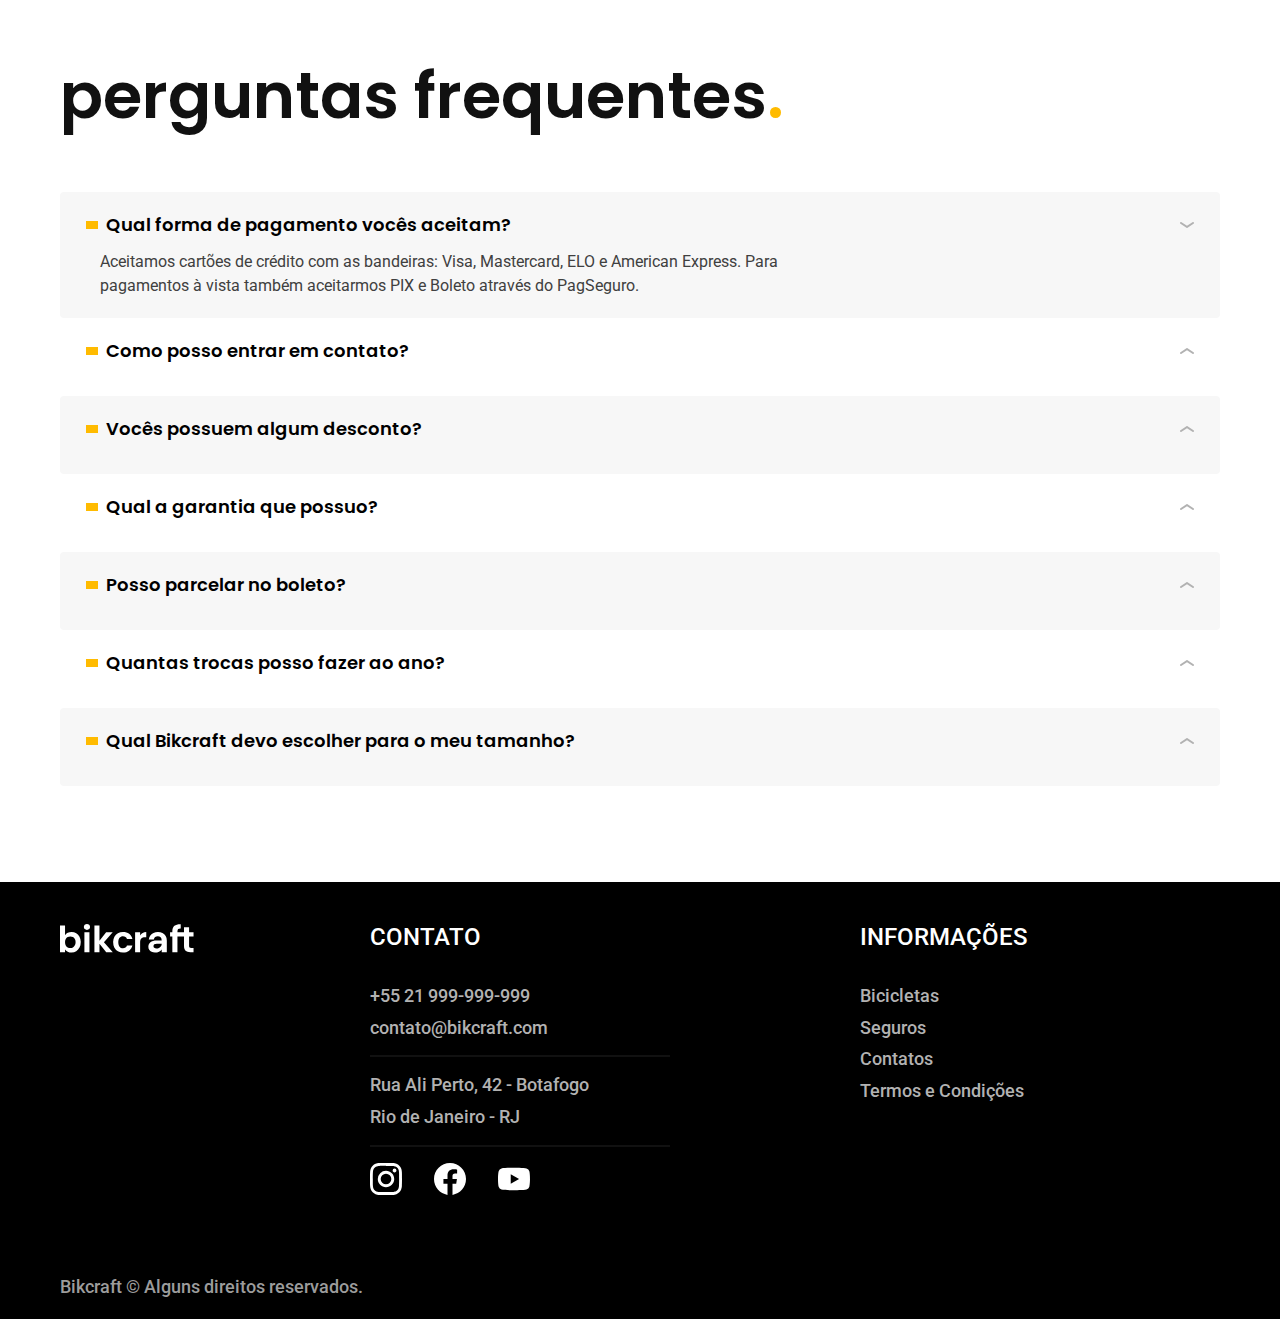
<file: seguros.html>
<!DOCTYPE html>
<html lang="pt-br">

<head>
  <meta charset="UTF-8">
  <meta name="viewport" content="width=device-width, initial-scale=1.0">
  <title>Seguros - Bikcraft</title>
  <meta name="description" content="Seguros.">
  <link rel="icon" href="./favicon.svg" type="image/svg+xml">
  <link rel="preload" href="./css/style.min.css" as="style">
  <link rel="stylesheet" href="./css/style.min.css">

  <link rel="preconnect" href="https://fonts.googleapis.com">
  <link rel="preconnect" href="https://fonts.gstatic.com" crossorigin>
  <link href="https://fonts.googleapis.com/css2?family=Merriweather:ital,wght@1,900&family=Poppins:wght@400;600&family=Roboto:ital,wght@0,500;1,400&display=swap" rel="stylesheet">
  <script>document.documentElement.classList.add('js');</script>
</head>

<body id="seguros">
  <header class="header-bg">
    <div class="header container">
      <a href="./"><img src="./img/bikcraft.svg" alt="Bikcraft"></a>
      <nav aria-label="primaria">
        <ul class="header-menu cor-0 font-1-m">
          <li><a href="./bicicletas.html">Bicicletas</a></li>
          <li><a href="./seguros.html">Seguros</a></li>
          <li><a href="./contatos.html">Contatos</a></li>
        </ul>
      </nav>
    </div>
  </header>

  <main>
    <div class="titulo-bg">
      <div class="container titulo">
        <p class="cor-5 font-2-l-b">escolha o seguro</p>
        <h1 class="cor-0 font-1-xxl">você seguro<span class="decora">.</span></h1>
      </div>
    </div>

    <div class="seguros-bg">
      <div class="seguros container">
        <div class="seguro-planos fadeInLeft" data-anime="200">
          <div class="seguro-titulo">
            <h3 class="cor-6 font-1-xl">prata</h3>
            <div class="seguros-preco">
              <span class="cor-0 font-1-xl">R$ 199</span>
              <p class="cor-6 font-1-xs">mensal</p>
            </div>
          </div>
          <ul class="seguros-lista cor-0 font-2-m">
            <li>Duas trocas por ano</li>
            <li>Assistência técnica</li>
            <li>Suporte 08h às 18h</li>
            <li>Cobertura estadual</li>
          </ul>
          <a href="./orcamento.html?tipo=seguro&produto=prata" class="botao secundario">inscreva-se</a>
        </div>
        <div class="seguro-planos fadeInRight" data-anime="400">
          <div class="seguro-titulo">
            <h3 class="cor-p1 font-1-xl">ouro</h3>
            <div class="seguros-preco">
              <span class="cor-0 font-1-xl">R$ 299</span>
              <p class="cor-6 font-1-xs">mensal</p>
            </div>
          </div>
          <ul class="seguros-lista cor-0 font-2-m">
            <li>Cinco trocas por ano</li>
            <li>Assistência especial</li>
            <li>Suporte 24h</li>
            <li>Cobertura nacional</li>
            <li>Desconto em parceiros</li>
            <li>Acesso ao Clube Bikcraft</li>
          </ul>
          <a href="./orcamento.html?tipo=seguro&produto=ouro" class="botao">inscreva-se</a>
        </div>
      </div>
    </div>
  </main>

  <article class="vantagens-bg">
    <div class="vantagens container">
      <h2 class="cor-0 font-1-xxl">nossas vantagens<span class="decora">.</span></h2>
      <ul class="vantagens-lista">
        <li>
          <img src="./img/icones/eletrica.svg" alt="">
          <h3 class="cor-0 font-1-l">Reparo Elétrico</h3>
          <p class="cor-6 font-2-m">Garantimos o reparo completo do seu motor em caso de falhas. Sabemos que falhas são raras, mas estamos aqui para caso ocorra.</p>
        </li>
        <li>
          <img src="./img/icones/carbono.svg" alt="">
          <h3 class="cor-0 font-1-l">Liga de Carbono</h3>
          <p class="cor-6 font-2-m">Nossos quadros são feitos para durar para sempre. Mas caso algo ocorra, ficamos felizes em reparar.</p>
        </li>
        <li>
          <img src="./img/icones/sustentavel.svg" alt="">
          <h3 class="cor-0 font-1-l">Sustentável</h3>
          <p class="cor-6 font-2-m">Trabalhamos com a filosofia de desperdício zero. Qualquer parte defeituosa é reciclada e reutilizada em outro projeto.</p>
        </li>
        <li>
          <img src="./img/icones/rastreador.svg" alt="">
          <h3 class="cor-0 font-1-l">Rastreador</h3>
          <p class="cor-6 font-2-m">Utilizamos o GPS da sua Bikcraft em conjunto com especialistas em segurança para efetuarmos a recuperação.</p>
        </li>
        <li>
          <img src="./img/icones/seguro.svg" alt="">
          <h3 class="cor-0 font-1-l">Segurançao</h3>
          <p class="cor-6 font-2-m">Com o seguro Bikcraft você pode ficar tranquilo em saber que o seu dinheiro não será perdido em casos de roubo.</p>
        </li>
        <li>
          <img src="./img/icones/velocidade.svg" alt="">
          <h3 class="cor-0 font-1-l">Rapidez</h3>
          <p class="cor-6 font-2-m">A sua Bikcraft ficará pronta para uso no mesmo dia, caso você traga ela para ser reparada em uma das filiais.</p>
        </li>
      </ul>
    </div>
  </article>

  <article class="perguntas container">
    <h2 class="font-1-xxl">perguntas frequentes<span class="decora">.</span></h2>
    <dl>
      <div>
        <dt><button class="font-1-m-b" aria-controls="pergunta1" aria-expanded="true">Qual forma de pagamento vocês aceitam?</button></dt>
        <dd id="pergunta1" class="font-2-s cor-9 ativa">Aceitamos cartões de crédito com as bandeiras: Visa, Mastercard, ELO e American Express. Para pagamentos à vista também aceitarmos PIX e Boleto através do PagSeguro.</dd>
      </div>
      <div>
        <dt><button class="font-1-m-b" aria-controls="pergunta2" aria-expanded="false">Como posso entrar em contato?</button></dt>
        <dd id="pergunta2" class="font-2-s cor-9">Aceitamos cartões de crédito com as bandeiras: Visa, Mastercard, ELO e American Express. Para pagamentos à vista também aceitarmos PIX e Boleto através do PagSeguro.</dd>
      </div>
      <div>
        <dt><button class="font-1-m-b" aria-controls="pergunta3" aria-expanded="false">Vocês possuem algum desconto?</button></dt>
        <dd id="pergunta3" class="font-2-s cor-9">Aceitamos cartões de crédito com as bandeiras: Visa, Mastercard, ELO e American Express. Para pagamentos à vista também aceitarmos PIX e Boleto através do PagSeguro.</dd>
      </div>
      <div>
        <dt><button class="font-1-m-b" aria-controls="pergunta4" aria-expanded="false">Qual a garantia que possuo?</button></dt>
        <dd id="pergunta4" class="font-2-s cor-9">Aceitamos cartões de crédito com as bandeiras: Visa, Mastercard, ELO e American Express. Para pagamentos à vista também aceitarmos PIX e Boleto através do PagSeguro.</dd>
      </div>
      <div>
        <dt><button class="font-1-m-b" aria-controls="pergunta5" aria-expanded="false">Posso parcelar no boleto?</button></dt>
        <dd id="pergunta5" class="font-2-s cor-9">Aceitamos cartões de crédito com as bandeiras: Visa, Mastercard, ELO e American Express. Para pagamentos à vista também aceitarmos PIX e Boleto através do PagSeguro.</dd>
      </div>
      <div>
        <dt><button class="font-1-m-b" aria-controls="pergunta6" aria-expanded="false">Quantas trocas posso fazer ao ano?</button></dt>
        <dd id="pergunta6" class="font-2-s cor-9">Aceitamos cartões de crédito com as bandeiras: Visa, Mastercard, ELO e American Express. Para pagamentos à vista também aceitarmos PIX e Boleto através do PagSeguro.</dd>
      </div>
      <div>
        <dt><button class="font-1-m-b" aria-controls="pergunta7" aria-expanded="false">Qual Bikcraft devo escolher para o meu tamanho?</button></dt>
        <dd id="pergunta7" class="font-2-s cor-9">Aceitamos cartões de crédito com as bandeiras: Visa, Mastercard, ELO e American Express. Para pagamentos à vista também aceitarmos PIX e Boleto através do PagSeguro.</dd>
      </div>
    </dl>
  </article>

  <footer class="footer-bg">
    <div class="footer container">
      <a href="./"><img src="./img/bikcraft.svg" alt="Bikcraft"></a>
      <div class="footer-contatos">
        <h3 class="cor-0 font-2-l-b">contato</h3>
        <ul class="cor-5 font-2-m">
          <li><a href="tel:+5521999999999"> +55 21 999-999-999</a></li>
          <li><a href="mailto:contato@bikcraft.com">contato@bikcraft.com</a></li>
        </ul>
        <ul class="cor-5 font-2-m">
          <li>Rua Ali Perto, 42 - Botafogo</li>
          <li>Rio de Janeiro - RJ</li>
        </ul>
        <div class="redes-sociais">
          <a href="./"><img src="./img/redes/instagram.svg" alt="instagram"></a>
          <a href="./"><img src="./img/redes/facebook.svg" alt="facebook"></a>
          <a href="./"><img src="./img/redes/youtube.svg" alt="youtube"></a>
        </div>
      </div>
      <div class="footer-informacoes">
        <h3 class="cor-0 font-2-l-b">informações</h3>
        <nav>
          <ul class="cor-5 font-2-m">
            <li><a href="./bicicletas.html">Bicicletas</a></li>
            <li><a href="./seguros.html">Seguros</a></li>
            <li><a href="./contato.html">Contatos</a></li>
            <li><a href="./termos.html">Termos e Condições</a></li>
          </ul>
        </nav>
      </div>
      <p class="footer-copy cor-6 font-2-m">Bikcraft © Alguns direitos reservados.</p>
    </div>
  </footer>
  <script src="./js/plugins/simple-anime.js"></script>
  <script src="./js/script.js"></script>
</body>

</html>
</file>
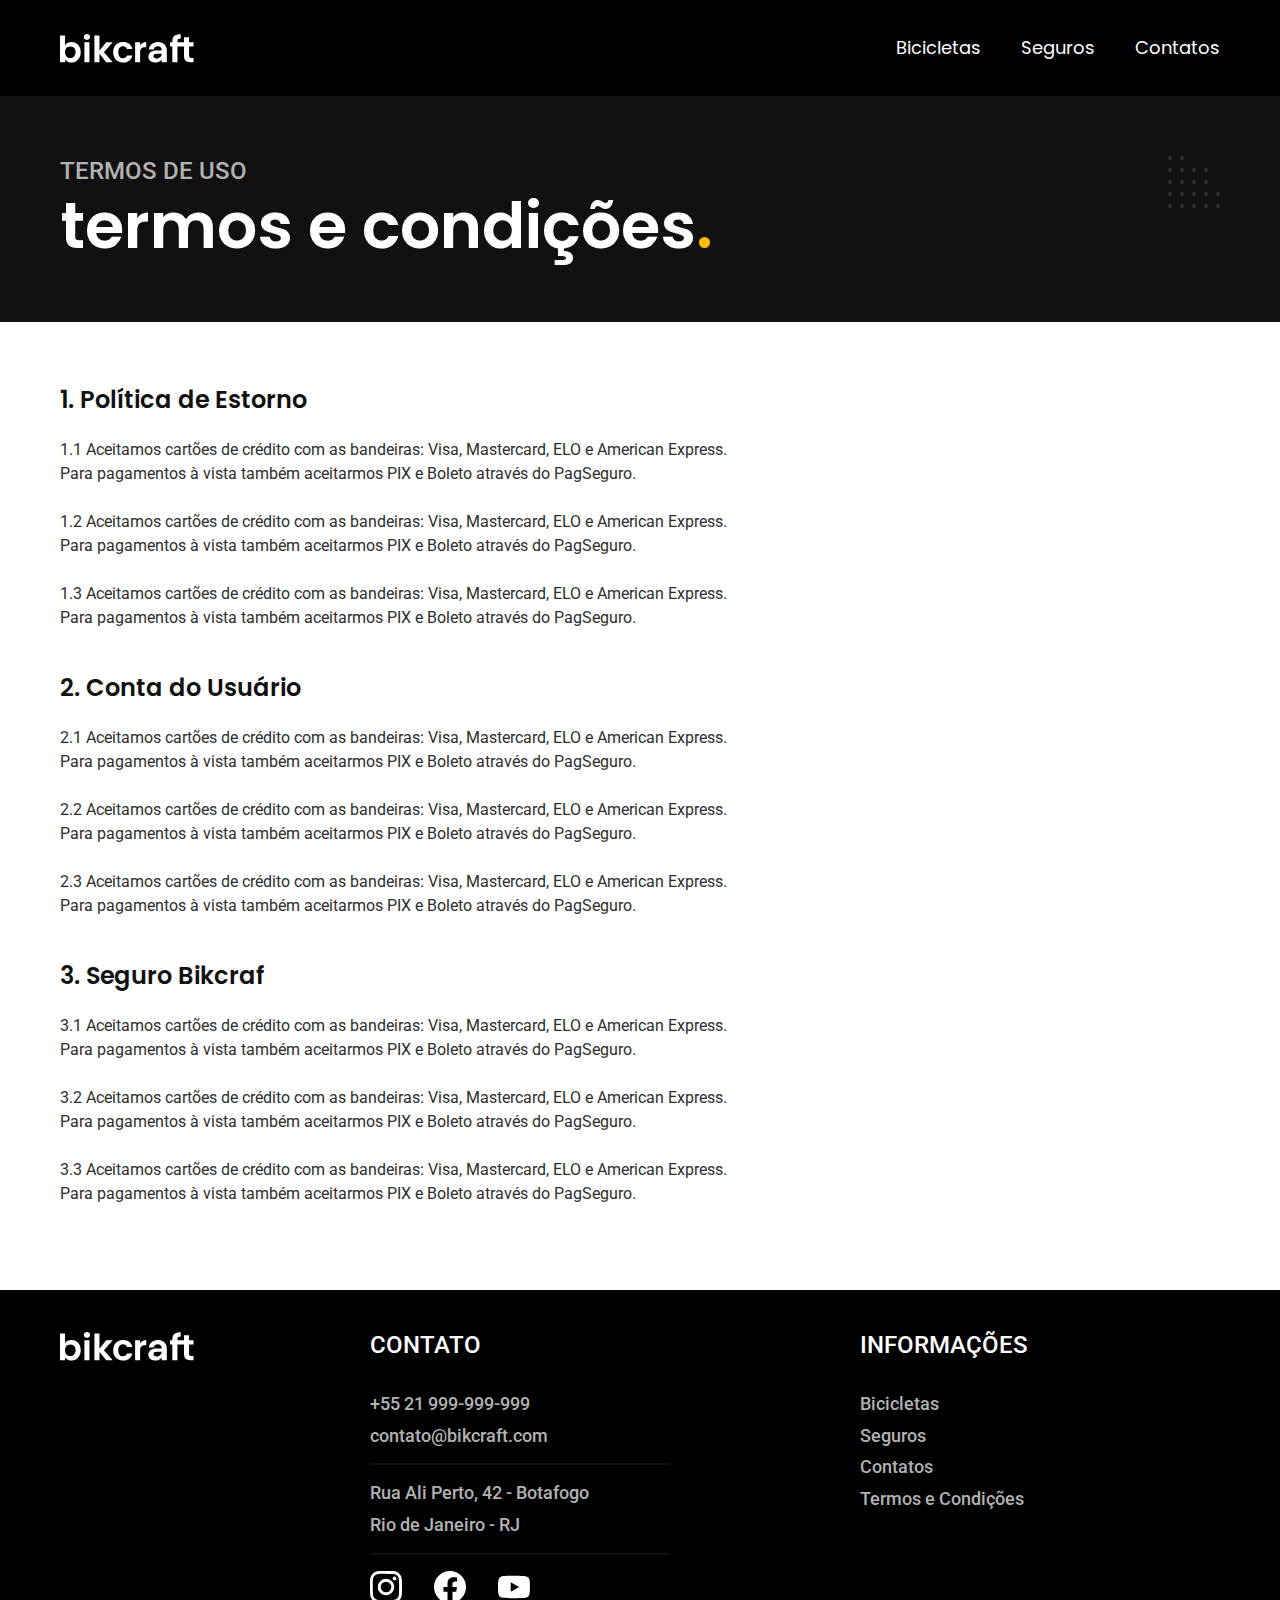
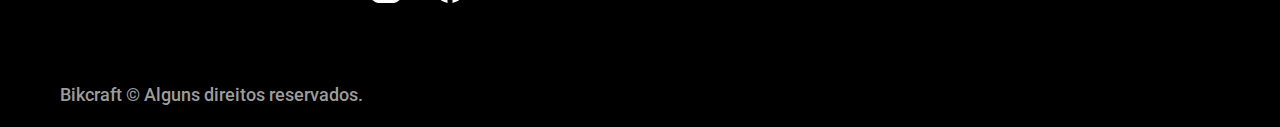
<file: termos.html>
<!DOCTYPE html>
<html lang="pt-br">

<head>
  <meta charset="UTF-8">
  <meta name="viewport" content="width=device-width, initial-scale=1.0">
  <title>Termos e Condições - Bikcraft</title>
  <meta name="description" content="Termos e Condições.">
  <link rel="icon" href="./favicon.svg" type="image/svg+xml">
  <link rel="preload" href="./css/style.min.css" as="style">
  <link rel="stylesheet" href="./css/style.min.css">

  <link rel="preconnect" href="https://fonts.googleapis.com">
  <link rel="preconnect" href="https://fonts.gstatic.com" crossorigin>
  <link href="https://fonts.googleapis.com/css2?family=Merriweather:ital,wght@1,900&family=Poppins:wght@400;600&family=Roboto:ital,wght@0,500;1,400&display=swap" rel="stylesheet">
  <script>document.documentElement.classList.add('js');</script>
</head>

<body id="termos">
  <header class="header-bg">
    <div class="header container">
      <a href="./"><img src="./img/bikcraft.svg" alt="Bikcraft"></a>
      <nav aria-label="primaria">
        <ul class="header-menu cor-0 font-1-m">
          <li><a href="./bicicletas.html">Bicicletas</a></li>
          <li><a href="./seguros.html">Seguros</a></li>
          <li><a href="./contatos.html">Contatos</a></li>
        </ul>
      </nav>
    </div>
  </header>

  <main>
    <div class="titulo-bg">
      <div class="container titulo">
        <p class="cor-5 font-2-l-b">termos de uso</p>
        <h1 class="cor-0 font-1-xxl">termos e condições<span class="decora">.</span></h1>
      </div>
    </div>

    <div class="container termos font-2-s cor-10">
      <h2 class="cor-11 font-1-l">1. Política de Estorno</h2>
      <p>1.1 Aceitamos cartões de crédito com as bandeiras: Visa, Mastercard, ELO e American Express. Para pagamentos à vista também aceitarmos PIX e Boleto através do PagSeguro.</p>
      <p>1.2 Aceitamos cartões de crédito com as bandeiras: Visa, Mastercard, ELO e American Express. Para pagamentos à vista também aceitarmos PIX e Boleto através do PagSeguro.</p>
      <p>1.3 Aceitamos cartões de crédito com as bandeiras: Visa, Mastercard, ELO e American Express. Para pagamentos à vista também aceitarmos PIX e Boleto através do PagSeguro.</p>

      <h2 class="cor-11 font-1-l">2. Conta do Usuário</h2>
      <p>2.1 Aceitamos cartões de crédito com as bandeiras: Visa, Mastercard, ELO e American Express. Para pagamentos à vista também aceitarmos PIX e Boleto através do PagSeguro.</p>
      <p>2.2 Aceitamos cartões de crédito com as bandeiras: Visa, Mastercard, ELO e American Express. Para pagamentos à vista também aceitarmos PIX e Boleto através do PagSeguro.</p>
      <p>2.3 Aceitamos cartões de crédito com as bandeiras: Visa, Mastercard, ELO e American Express. Para pagamentos à vista também aceitarmos PIX e Boleto através do PagSeguro.</p>

      <h2 class="cor-11 font-1-l">3. Seguro Bikcraf</h2>
      <p>3.1 Aceitamos cartões de crédito com as bandeiras: Visa, Mastercard, ELO e American Express. Para pagamentos à vista também aceitarmos PIX e Boleto através do PagSeguro.</p>
      <p>3.2 Aceitamos cartões de crédito com as bandeiras: Visa, Mastercard, ELO e American Express. Para pagamentos à vista também aceitarmos PIX e Boleto através do PagSeguro.</p>
      <p>3.3 Aceitamos cartões de crédito com as bandeiras: Visa, Mastercard, ELO e American Express. Para pagamentos à vista também aceitarmos PIX e Boleto através do PagSeguro.</p>
    </div>
  </main>

  <footer class="footer-bg">
    <div class="footer container">
      <a href="./"><img src="./img/bikcraft.svg" alt="Bikcraft"></a>
      <div class="footer-contatos">
        <h3 class="cor-0 font-2-l-b">contato</h3>
        <ul class="cor-5 font-2-m">
          <li><a href="tel:+5521999999999"> +55 21 999-999-999</a></li>
          <li><a href="mailto:contato@bikcraft.com">contato@bikcraft.com</a></li>
        </ul>
        <ul class="cor-5 font-2-m">
          <li>Rua Ali Perto, 42 - Botafogo</li>
          <li>Rio de Janeiro - RJ</li>
        </ul>
        <div class="redes-sociais">
          <a href="./"><img src="./img/redes/instagram.svg" alt="instagram"></a>
          <a href="./"><img src="./img/redes/facebook.svg" alt="facebook"></a>
          <a href="./"><img src="./img/redes/youtube.svg" alt="youtube"></a>
        </div>
      </div>
      <div class="footer-informacoes">
        <h3 class="cor-0 font-2-l-b">informações</h3>
        <nav>
          <ul class="cor-5 font-2-m">
            <li><a href="./bicicletas.html">Bicicletas</a></li>
            <li><a href="./seguros.html">Seguros</a></li>
            <li><a href="./contato.html">Contatos</a></li>
            <li><a href="./termos.html">Termos e Condições</a></li>
          </ul>
        </nav>
      </div>
      <p class="footer-copy cor-6 font-2-m">Bikcraft © Alguns direitos reservados.</p>
    </div>
  </footer>
  <script src="./js/script.js"></script>
</body>

</html>
</file>
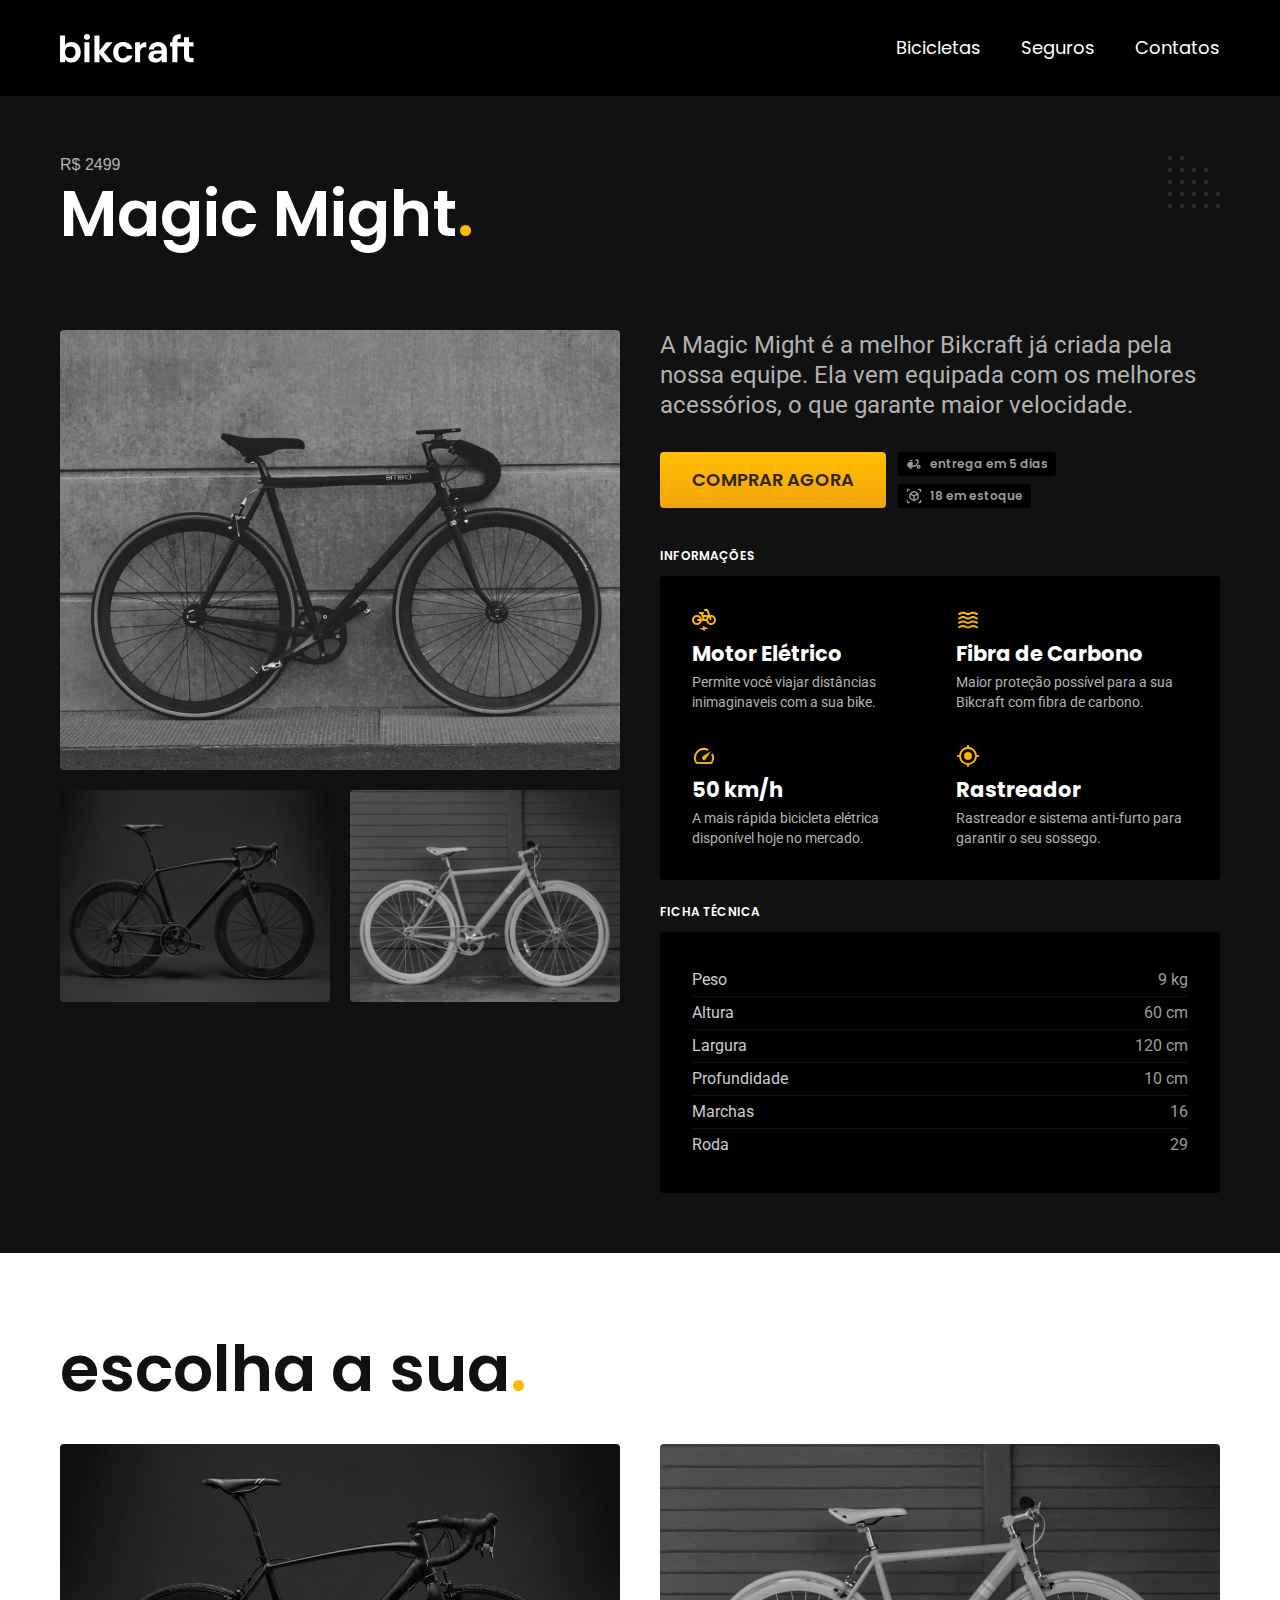
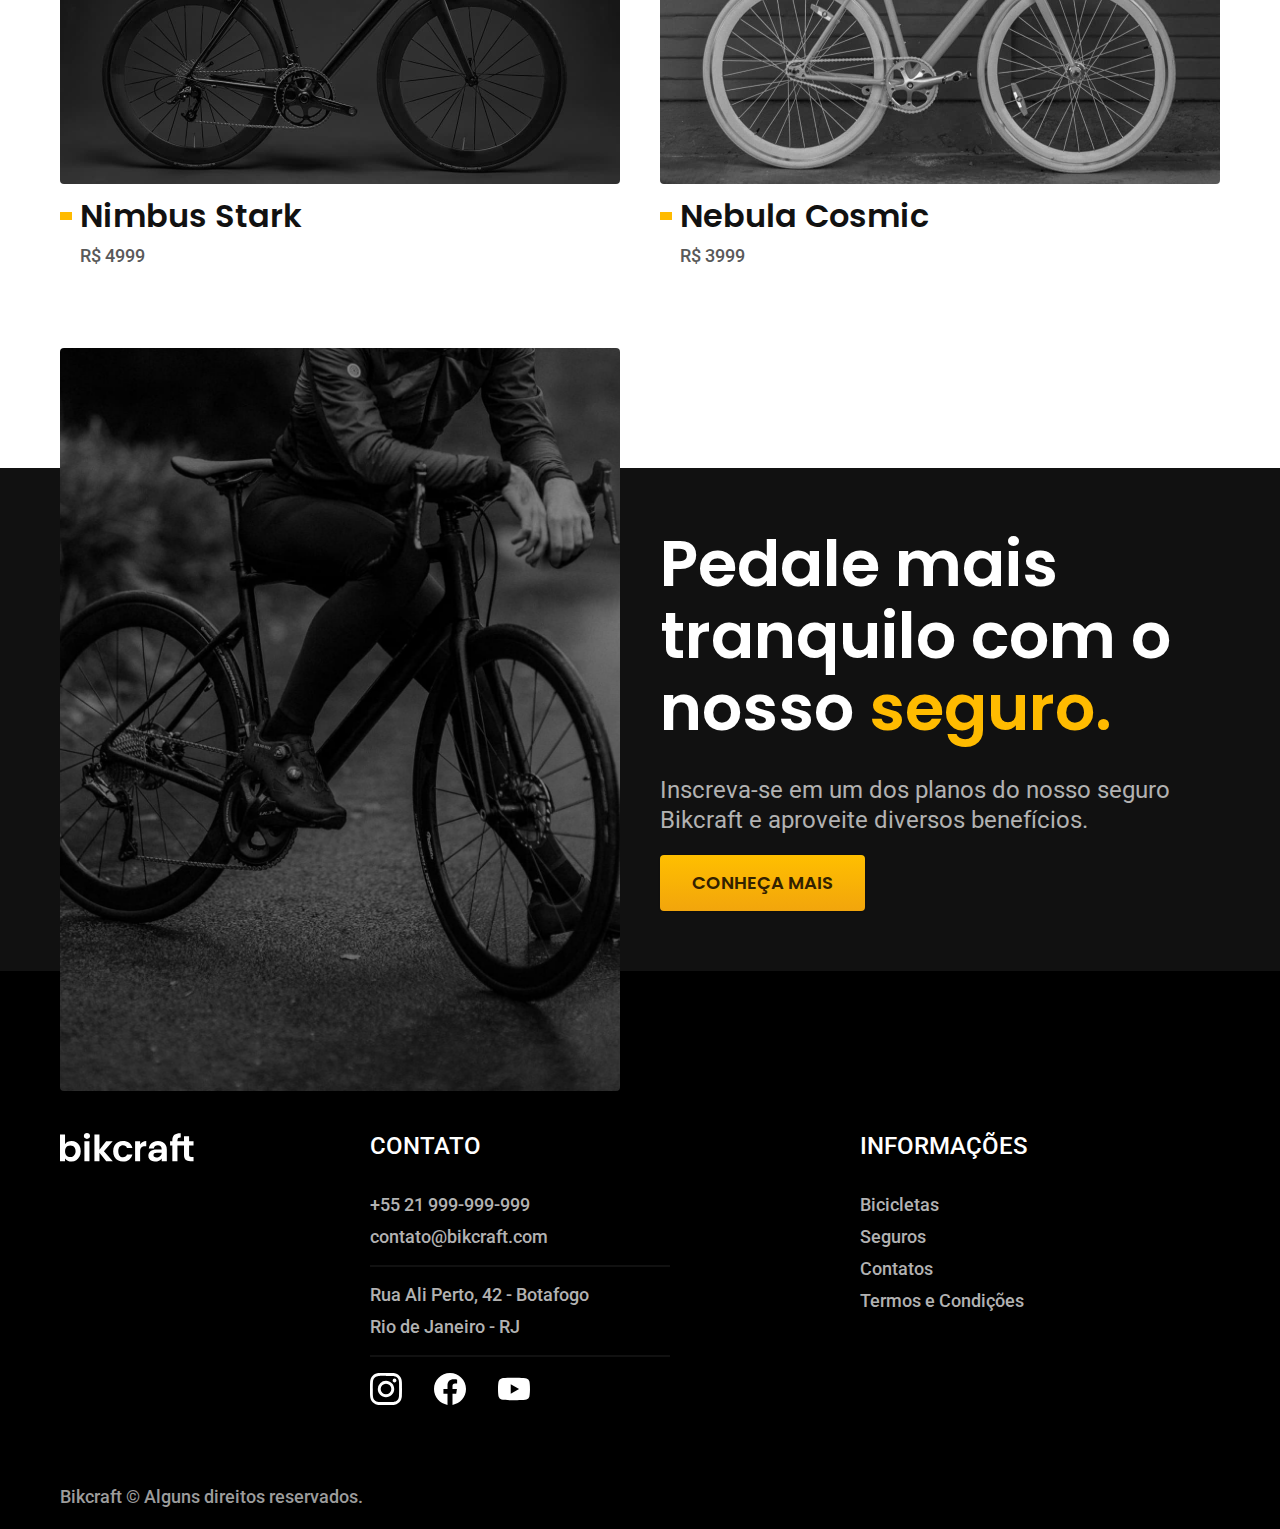
<file: bicicletas/magic.html>
<!DOCTYPE html>
<html lang="pt-br">

<head>
  <meta charset="UTF-8">
  <meta name="viewport" content="width=device-width, initial-scale=1.0">
  <title>Bikcraft - Magic Might</title>
  <meta name="description" content="A Magic Might é a melhor Bikcraft já criada pela nossa equipe. Ela vem equipada com os melhores acessórios, o que garante maior velocidade.">
  <link rel="icon" href="../favicon.svg" type="image/svg+xml">
  <link rel="preload" href="../css/style.min.css" as="style">
  <link rel="stylesheet" href="../css/style.min.css">

  <link rel="preconnect" href="https://fonts.googleapis.com">
  <link rel="preconnect" href="https://fonts.gstatic.com" crossorigin>
  <link href="https://fonts.googleapis.com/css2?family=Merriweather:ital,wght@1,900&family=Poppins:wght@400;600&family=Roboto:ital,wght@0,500;1,400&display=swap" rel="stylesheet">

  <script>document.documentElement.classList.add('js');</script>
</head>

<body id="bicicleta">
  <header class="header-bg">
    <div class="header container">
      <a href="../"><img src="../img/bikcraft.svg" alt="Bikcraft"></a>
      <nav aria-label="primaria">
        <ul class="header-menu cor-0 font-1-m">
          <li><a href="../bicicletas.html">Bicicletas</a></li>
          <li><a href="../seguros.html">Seguros</a></li>
          <li><a href="../contatos.html">Contatos</a></li>
        </ul>
      </nav>
    </div>
  </header>

  <main>
    <div class="titulo-bg">
      <div class="container titulo">
        <p class="cor-5 font-2-xl">R$ 2499</p>
        <h1 class="cor-0 font-1-xxl">Magic Might<span class="decora">.</span></h1>
      </div>
    </div>

    <div>
      <div class="bike-bg">
        <div class="bike container">
          <div class="bike-imagem">
            <img src="../img/bicicleta/nimbus2.jpg" alt="bicicleta cinza">
            <img src="../img/bicicleta/nimbus1.jpg" alt="bicicleta preta">
            <img src="../img/bicicleta/nimbus3.jpg" alt="bicicleta branca">
          </div>

          <div class="bike-conteudo">
            <p class="cor-5 font-2-l">A Magic Might é a melhor Bikcraft já criada pela nossa equipe. Ela vem equipada com os melhores acessórios, o que garante maior velocidade.</p>
            <div class="bike-compra">
              <a href="../orcamento.html?tipo=bikcraft&produto=magic" class="botao">COMPRAR AGORA</a>
              <p class="cor-6 font-1-xs">
                <img src="../img/icones/entrega.svg" alt="">
                <span>entrega em 5 dias</span>
              </p>
              <p class="cor-6 font-1-xs">
                <img src="../img/icones/estoque.svg" alt="">
                <span>18 em estoque<span>
              </p>
            </div>
            <h2 class="cor-0 font-1-xs">Informações</h2>
            <ul class="cor-0 font-1-m-b bike-informacao">
              <li>
                <img src="../img/icones/eletrica.svg" alt="">
                <h3>Motor Elétrico</h3>
                <p class="cor-5 font-2-xs">Permite você viajar distâncias inimaginaveis com a sua bike.</p>
              </li>
              <li>
                <img src="../img/icones/carbono.svg" alt="">
                <h3>Fibra de Carbono</h3>
                <p class="cor-5 font-2-xs">Maior proteção possível para a sua Bikcraft com fibra de carbono.</p>
              </li>
              <li>
                <img src="../img/icones/velocidade.svg" alt="">
                <h3>50 km/h</h3>
                <p class="cor-5 font-2-xs">A mais rápida bicicleta elétrica disponível hoje no mercado.</p>
              </li>
              <li>
                <img src=" ../img/icones/rastreador.svg" alt="">
                <h3>Rastreador</h3>
                <p class="cor-5 font-2-xs">Rastreador e sistema anti-furto para garantir o seu sossego.</p>
              </li>
            </ul>

            <h2 class="cor-0 font-1-xs">FICHA TÉCNICA</h2>
            <ul class="bike-ficha cor-4 font-2-s">
              <li>Peso<span> 9 kg</span></li>
              <li>Altura<span> 60 cm</span></li>
              <li>Largura<span> 120 cm</span></li>
              <li>Profundidade<span> 10 cm</span></li>
              <li>Marchas<span> 16</span></li>
              <li>Roda<span> 29</span></li>
            </ul>
          </div>
        </div>
  </main>

  <article class="container escolha">
    <h4 class="cor-11 font-1-xxl">escolha a sua<span class="decora">.</span></h4>

    <ul class="escolha-lista">
      <li>
        <a href="../bicicletas/nimbus.html">
          <img src="../img/bicicletas/nimbus.jpg" alt="Bicicleta Magic Might" class="bicicleta-home-img">
          <h5 class="font-1-xl cor-11">Nimbus Stark</h5>
          <p class="font-2-m cor-8">R$ 4999</p>
        </a>
      </li>
      <li>
        <a href="../bicicletas/nebula.html">
          <img src="../img/bicicletas/nebula.jpg" alt="Bicicleta Nebula Cosmic" class="bicicleta-home-img">
          <h5 class="font-1-xl cor-11">Nebula Cosmic</h5>
          <p class="font-2-m cor-8">R$ 3999</p>
        </a>
      </li>
    </ul>
  </article>

  <article class="seguro-bik-bg">
    <div class="seguro-bik container">
      <img src="../img/fotos/seguros.jpg" alt="pessoa parada em cima de uma bicicleta">
      <div class="seguro-bik-text">
        <h4 class=" cor-0 font-1-xxl">Pedale mais tranquilo com o nosso <span class="decora">seguro.</span></h4>
        <p class="cor-5 font-2-l"> Inscreva-se em um dos planos do nosso seguro Bikcraft e aproveite diversos benefícios.</p>
        <a href="../seguros.html" class="botao">Conheça mais</a>
      </div>
    </div>
  </article>





  <footer class="footer-bg">
    <div class="footer container">
      <a href="../"><img src="../img/bikcraft.svg" alt="Bikcraft"></a>
      <div class="footer-contatos">
        <h3 class="cor-0 font-2-l-b">contato</h3>
        <ul class="cor-5 font-2-m">
          <li><a href="tel:+5521999999999"> +55 21 999-999-999</a></li>
          <li><a href="mailto:contato@bikcraft.com">contato@bikcraft.com</a></li>
        </ul>
        <ul class="cor-5 font-2-m">
          <li>Rua Ali Perto, 42 - Botafogo</li>
          <li>Rio de Janeiro - RJ</li>
        </ul>
        <div class="redes-sociais">
          <a href="../"><img src="../img/redes/instagram.svg" alt="instagram"></a>
          <a href="../"><img src="../img/redes/facebook.svg" alt="facebook"></a>
          <a href="../"><img src="../img/redes/youtube.svg" alt="youtube"></a>
        </div>
      </div>
      <div class="footer-informacoes">
        <h3 class="cor-0 font-2-l-b">informações</h3>
        <nav>
          <ul class="cor-5 font-2-m">
            <li><a href="../bicicletas.html">Bicicletas</a></li>
            <li><a href="../seguros.html">Seguros</a></li>
            <li><a href="../contato.html">Contatos</a></li>
            <li><a href="../termos.html">Termos e Condições</a></li>
          </ul>
        </nav>
      </div>
      <p class="footer-copy cor-6 font-2-m">Bikcraft © Alguns direitos reservados.</p>
    </div>
  </footer>
  <script src="../js/script.js"></script>
</body>
</file>
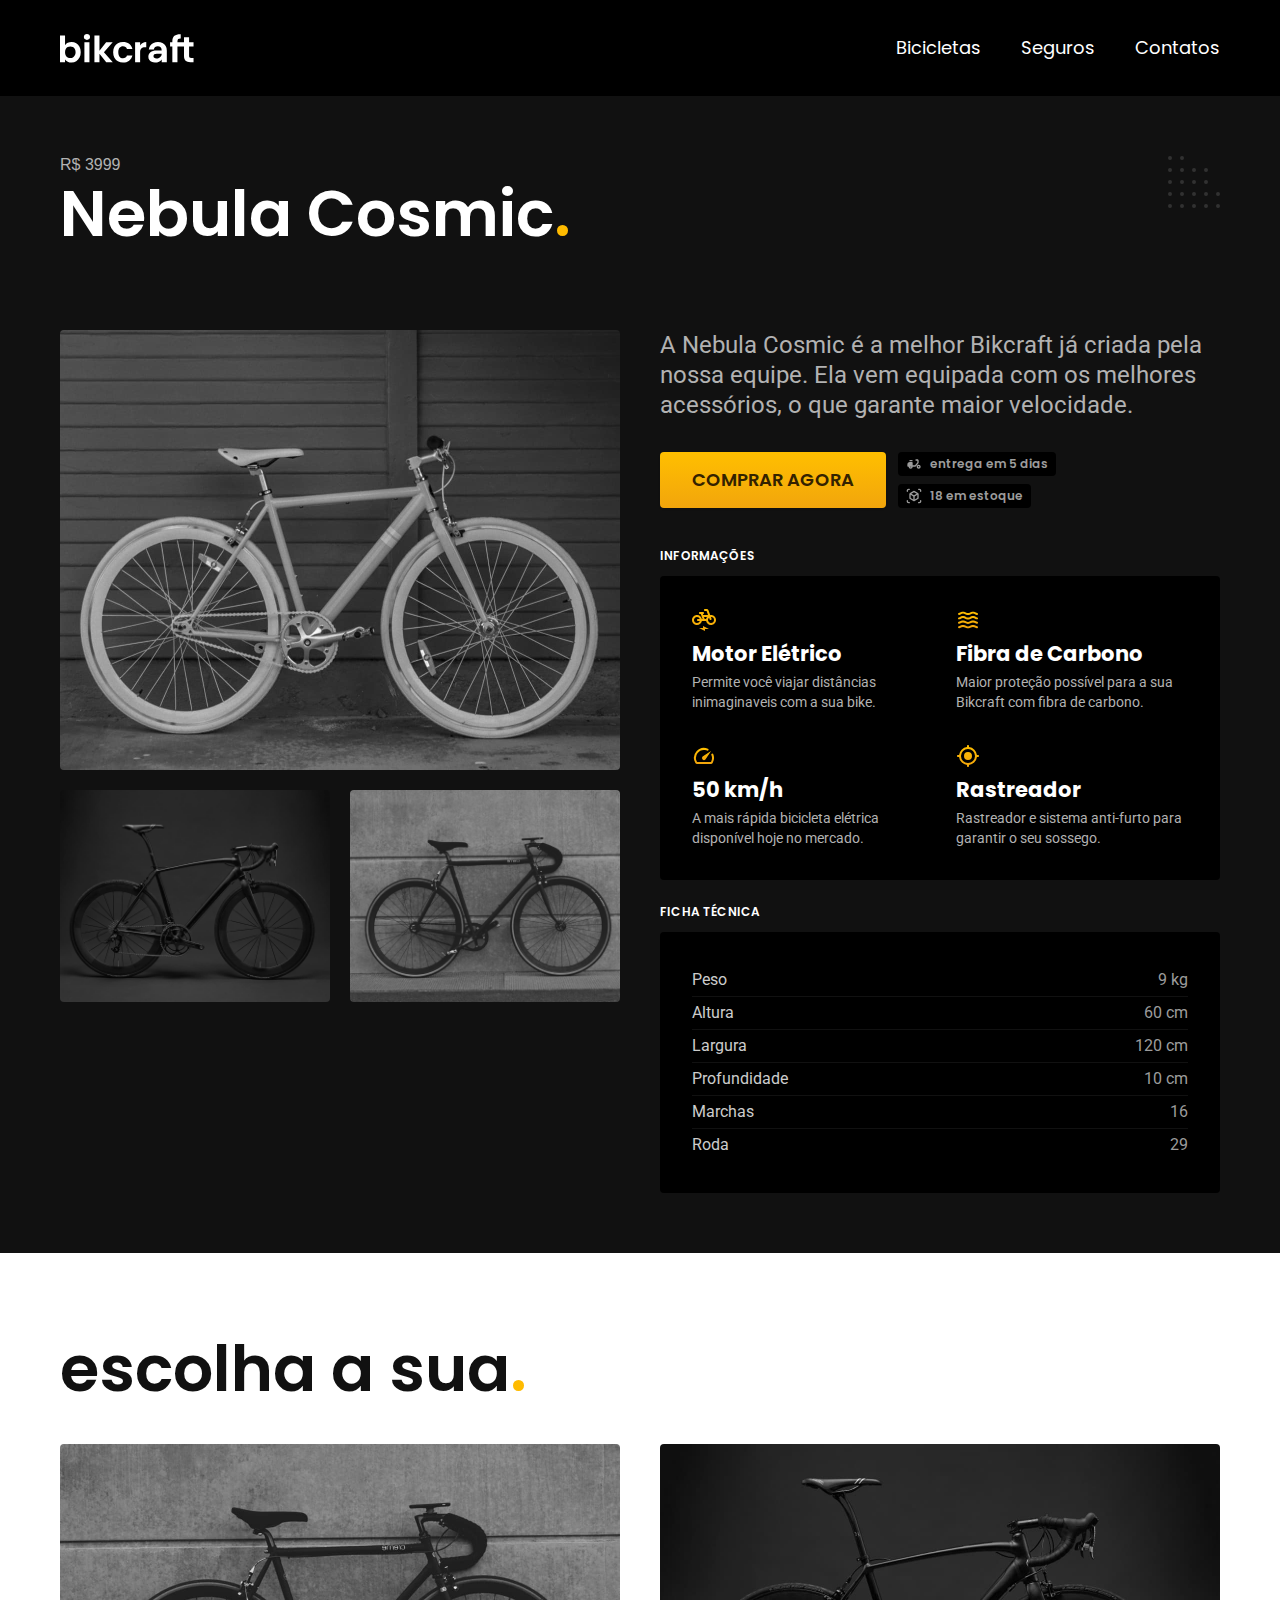
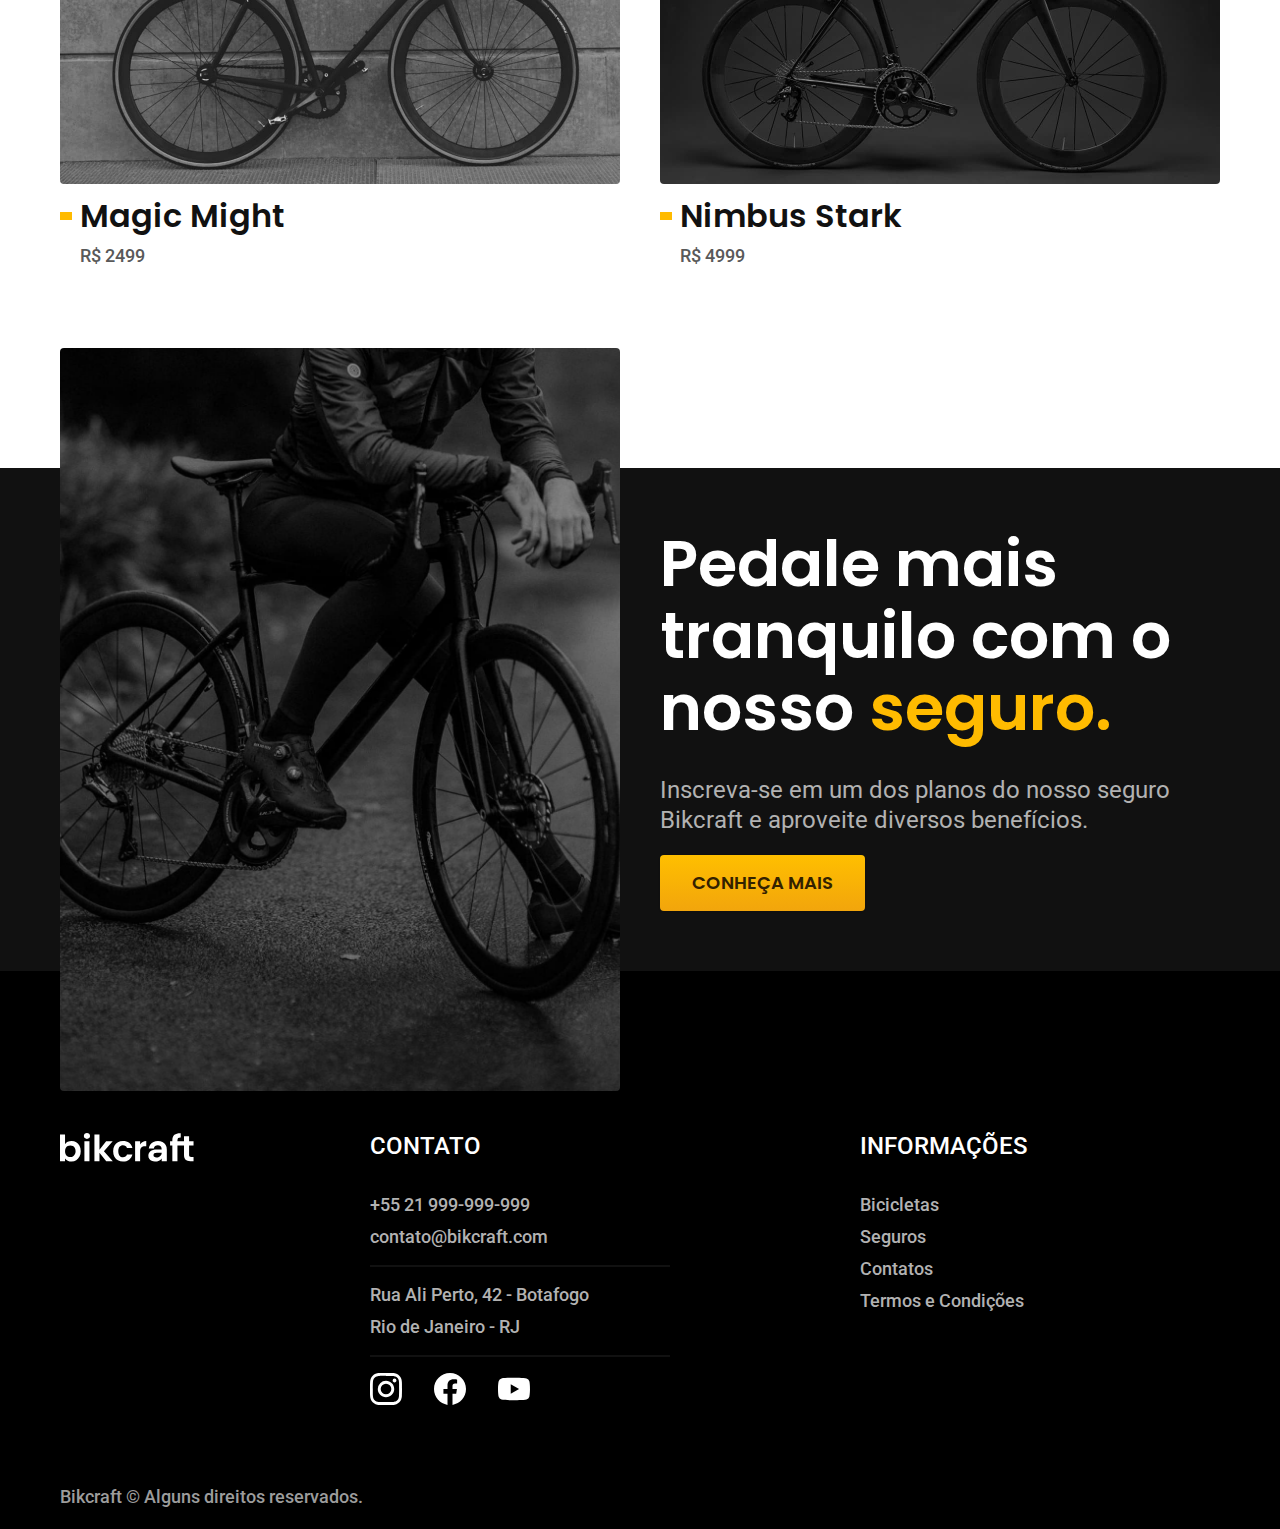
<file: bicicletas/nebula.html>
<!DOCTYPE html>
<html lang="pt-br">

<head>
  <meta charset="UTF-8">
  <meta name="viewport" content="width=device-width, initial-scale=1.0">
  <title>Bikcraft - Nebula Cosmic</title>
  <meta name="description" content="A Nebula Cosmic é a melhor Bikcraft já criada pela nossa equipe. Ela vem equipada com os melhores acessórios, o que garante maior velocidade.">
  <link rel="icon" href="../favicon.svg" type="image/svg+xml">
  <link rel="preload" href="../css/style.min.css" as="style">
  <link rel="stylesheet" href="../css/style.min.css">

  <link rel="preconnect" href="https://fonts.googleapis.com">
  <link rel="preconnect" href="https://fonts.gstatic.com" crossorigin>
  <link href="https://fonts.googleapis.com/css2?family=Merriweather:ital,wght@1,900&family=Poppins:wght@400;600&family=Roboto:ital,wght@0,500;1,400&display=swap" rel="stylesheet">

  <script>document.documentElement.classList.add('js');</script>
</head>

<body id="bicicleta">
  <header class="header-bg">
    <div class="header container">
      <a href="../"><img src="../img/bikcraft.svg" alt="Bikcraft"></a>
      <nav aria-label="primaria">
        <ul class="header-menu cor-0 font-1-m">
          <li><a href="../bicicletas.html">Bicicletas</a></li>
          <li><a href="../seguros.html">Seguros</a></li>
          <li><a href="../contatos.html">Contatos</a></li>
        </ul>
      </nav>
    </div>
  </header>

  <main>
    <div class="titulo-bg">
      <div class="container titulo">
        <p class="cor-5 font-2-xl">R$ 3999</p>
        <h1 class="cor-0 font-1-xxl">Nebula Cosmic<span class="decora">.</span></h1>
      </div>
    </div>

    <div>
      <div class="bike-bg">
        <div class="bike container">
          <div class="bike-imagem">
            <img src="../img/bicicleta/nimbus3.jpg" alt="bicicleta branca">
            <img src="../img/bicicleta/nimbus1.jpg" alt="bicicleta preta">
            <img src="../img/bicicleta/nimbus2.jpg" alt="bicicleta cinza">
          </div>

          <div class="bike-conteudo">
            <p class="cor-5 font-2-l">A Nebula Cosmic é a melhor Bikcraft já criada pela nossa equipe. Ela vem equipada com os melhores acessórios, o que garante maior velocidade.</p>
            <div class="bike-compra">
              <a href="../orcamento.html?tipo=bikcraft&produto=nebula" class="botao">COMPRAR AGORA</a>
              <p class="cor-6 font-1-xs">
                <img src="../img/icones/entrega.svg" alt="">
                <span>entrega em 5 dias</span>
              </p>
              <p class="cor-6 font-1-xs">
                <img src="../img/icones/estoque.svg" alt="">
                <span>18 em estoque<span>
              </p>
            </div>
            <h2 class="cor-0 font-1-xs">Informações</h2>
            <ul class="cor-0 font-1-m-b bike-informacao">
              <li>
                <img src="../img/icones/eletrica.svg" alt="">
                <h3>Motor Elétrico</h3>
                <p class="cor-5 font-2-xs">Permite você viajar distâncias inimaginaveis com a sua bike.</p>
              </li>
              <li>
                <img src="../img/icones/carbono.svg" alt="">
                <h3>Fibra de Carbono</h3>
                <p class="cor-5 font-2-xs">Maior proteção possível para a sua Bikcraft com fibra de carbono.</p>
              </li>
              <li>
                <img src="../img/icones/velocidade.svg" alt="">
                <h3>50 km/h</h3>
                <p class="cor-5 font-2-xs">A mais rápida bicicleta elétrica disponível hoje no mercado.</p>
              </li>
              <li>
                <img src=" ../img/icones/rastreador.svg" alt="">
                <h3>Rastreador</h3>
                <p class="cor-5 font-2-xs">Rastreador e sistema anti-furto para garantir o seu sossego.</p>
              </li>
            </ul>

            <h2 class="cor-0 font-1-xs">FICHA TÉCNICA</h2>
            <ul class="bike-ficha cor-4 font-2-s">
              <li>Peso<span> 9 kg</span></li>
              <li>Altura<span> 60 cm</span></li>
              <li>Largura<span> 120 cm</span></li>
              <li>Profundidade<span> 10 cm</span></li>
              <li>Marchas<span> 16</span></li>
              <li>Roda<span> 29</span></li>
            </ul>
          </div>
        </div>
  </main>

  <article class="container escolha">
    <h4 class="cor-11 font-1-xxl">escolha a sua<span class="decora">.</span></h4>

    <ul class="escolha-lista">
      <li>
        <a href="../bicicletas/magic.html">
          <img src="../img/bicicletas/magic.jpg" alt="Bicicleta Magic Might" class="bicicleta-home-img">
          <h5 class="font-1-xl cor-11">Magic Might</h5>
          <p class="font-2-m cor-8">R$ 2499</p>
        </a>
      </li>
      <li>
        <a href="../bicicletas/nimbus.html">
          <img src="../img/bicicletas/nimbus.jpg" alt="Bicicleta Nebula Cosmic" class="bicicleta-home-img">
          <h5 class="font-1-xl cor-11">Nimbus Stark</h5>
          <p class="font-2-m cor-8">R$ 4999</p>
        </a>
      </li>
    </ul>
  </article>

  <article class="seguro-bik-bg">
    <div class="seguro-bik container">
      <img src="../img/fotos/seguros.jpg" alt="pessoa parada em cima de uma bicicleta">
      <div class="seguro-bik-text">
        <h4 class=" cor-0 font-1-xxl">Pedale mais tranquilo com o nosso <span class="decora">seguro.</span></h4>
        <p class="cor-5 font-2-l"> Inscreva-se em um dos planos do nosso seguro Bikcraft e aproveite diversos benefícios.</p>
        <a href="../seguros.html" class="botao">Conheça mais</a>
      </div>
    </div>
  </article>





  <footer class="footer-bg">
    <div class="footer container">
      <a href="../"><img src="../img/bikcraft.svg" alt="Bikcraft"></a>
      <div class="footer-contatos">
        <h3 class="cor-0 font-2-l-b">contato</h3>
        <ul class="cor-5 font-2-m">
          <li><a href="tel:+5521999999999"> +55 21 999-999-999</a></li>
          <li><a href="mailto:contato@bikcraft.com">contato@bikcraft.com</a></li>
        </ul>
        <ul class="cor-5 font-2-m">
          <li>Rua Ali Perto, 42 - Botafogo</li>
          <li>Rio de Janeiro - RJ</li>
        </ul>
        <div class="redes-sociais">
          <a href="../"><img src="../img/redes/instagram.svg" alt="instagram"></a>
          <a href="../"><img src="../img/redes/facebook.svg" alt="facebook"></a>
          <a href="../"><img src="../img/redes/youtube.svg" alt="youtube"></a>
        </div>
      </div>
      <div class="footer-informacoes">
        <h3 class="cor-0 font-2-l-b">informações</h3>
        <nav>
          <ul class="cor-5 font-2-m">
            <li><a href="../bicicletas.html">Bicicletas</a></li>
            <li><a href="../seguros.html">Seguros</a></li>
            <li><a href="../contato.html">Contatos</a></li>
            <li><a href="../termos.html">Termos e Condições</a></li>
          </ul>
        </nav>
      </div>
      <p class="footer-copy cor-6 font-2-m">Bikcraft © Alguns direitos reservados.</p>
    </div>
  </footer>
  <script src="../js/script.js"></script>
</body>
</file>
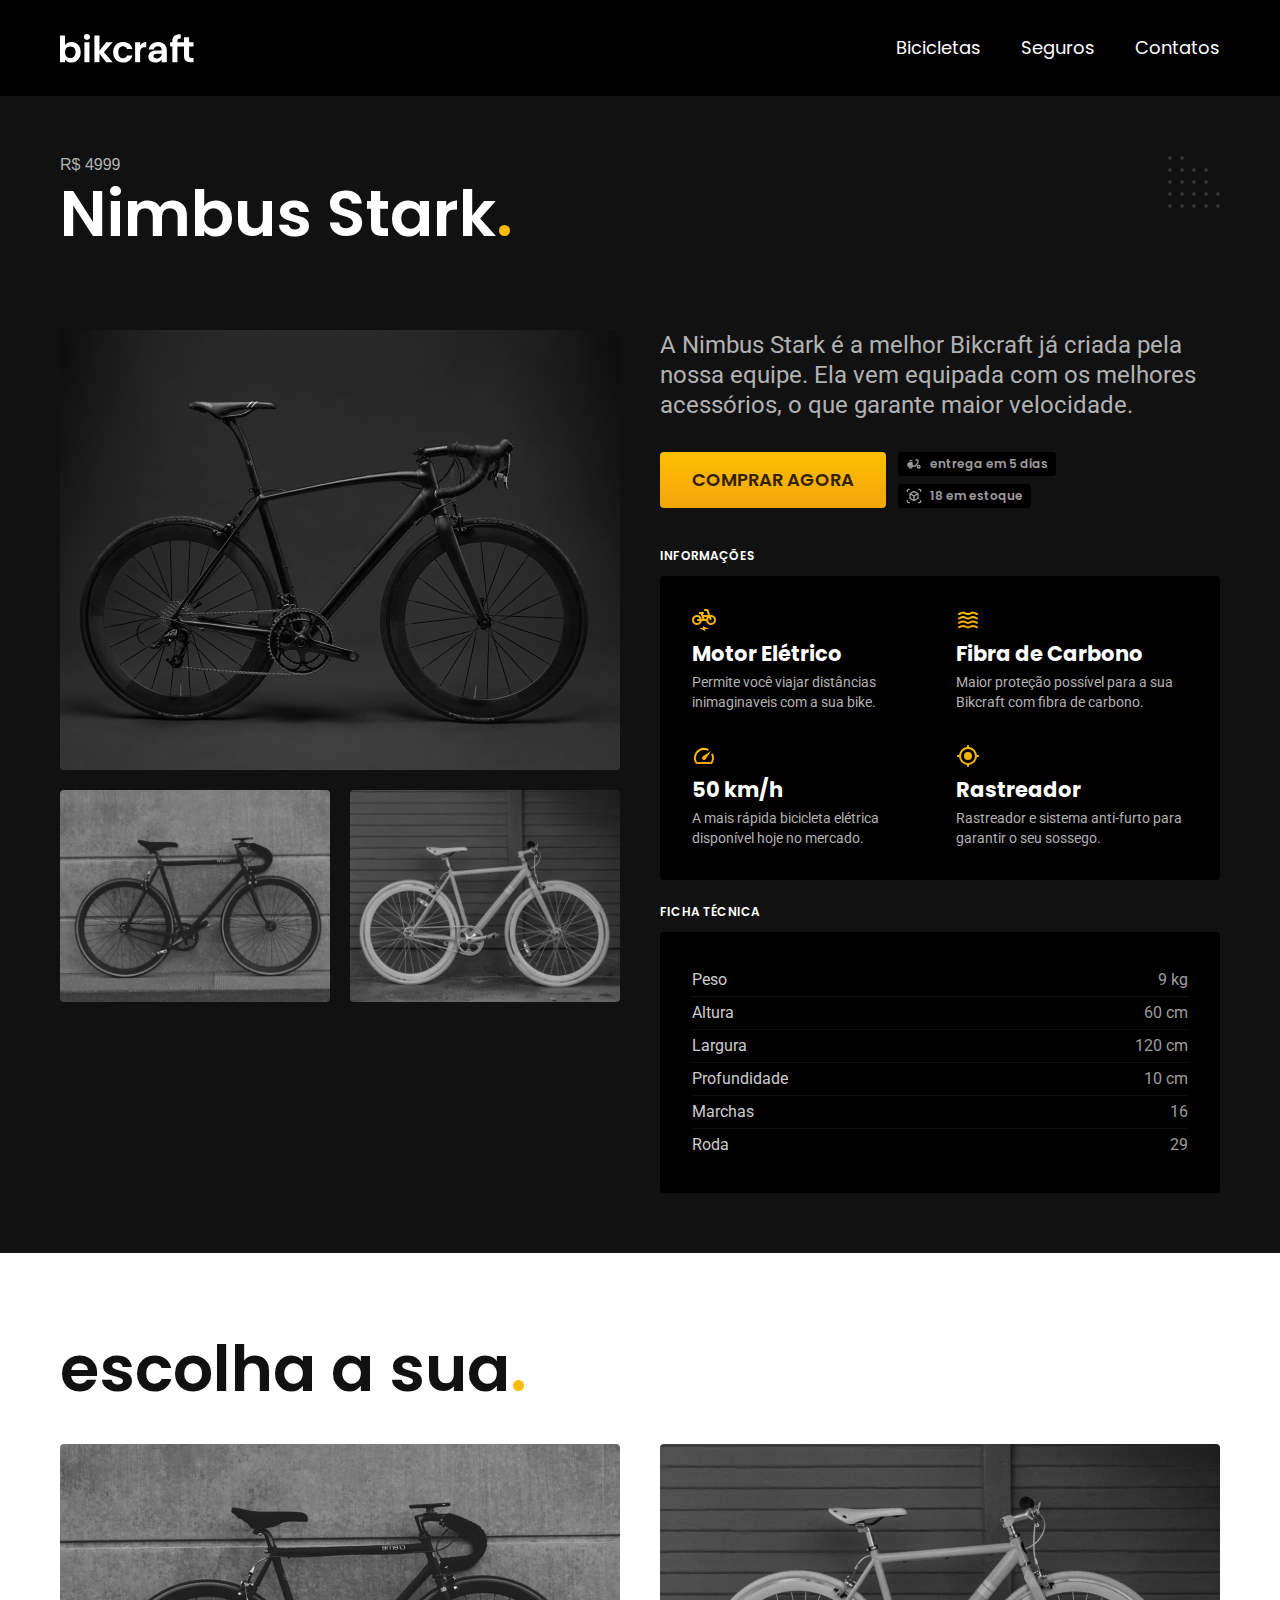
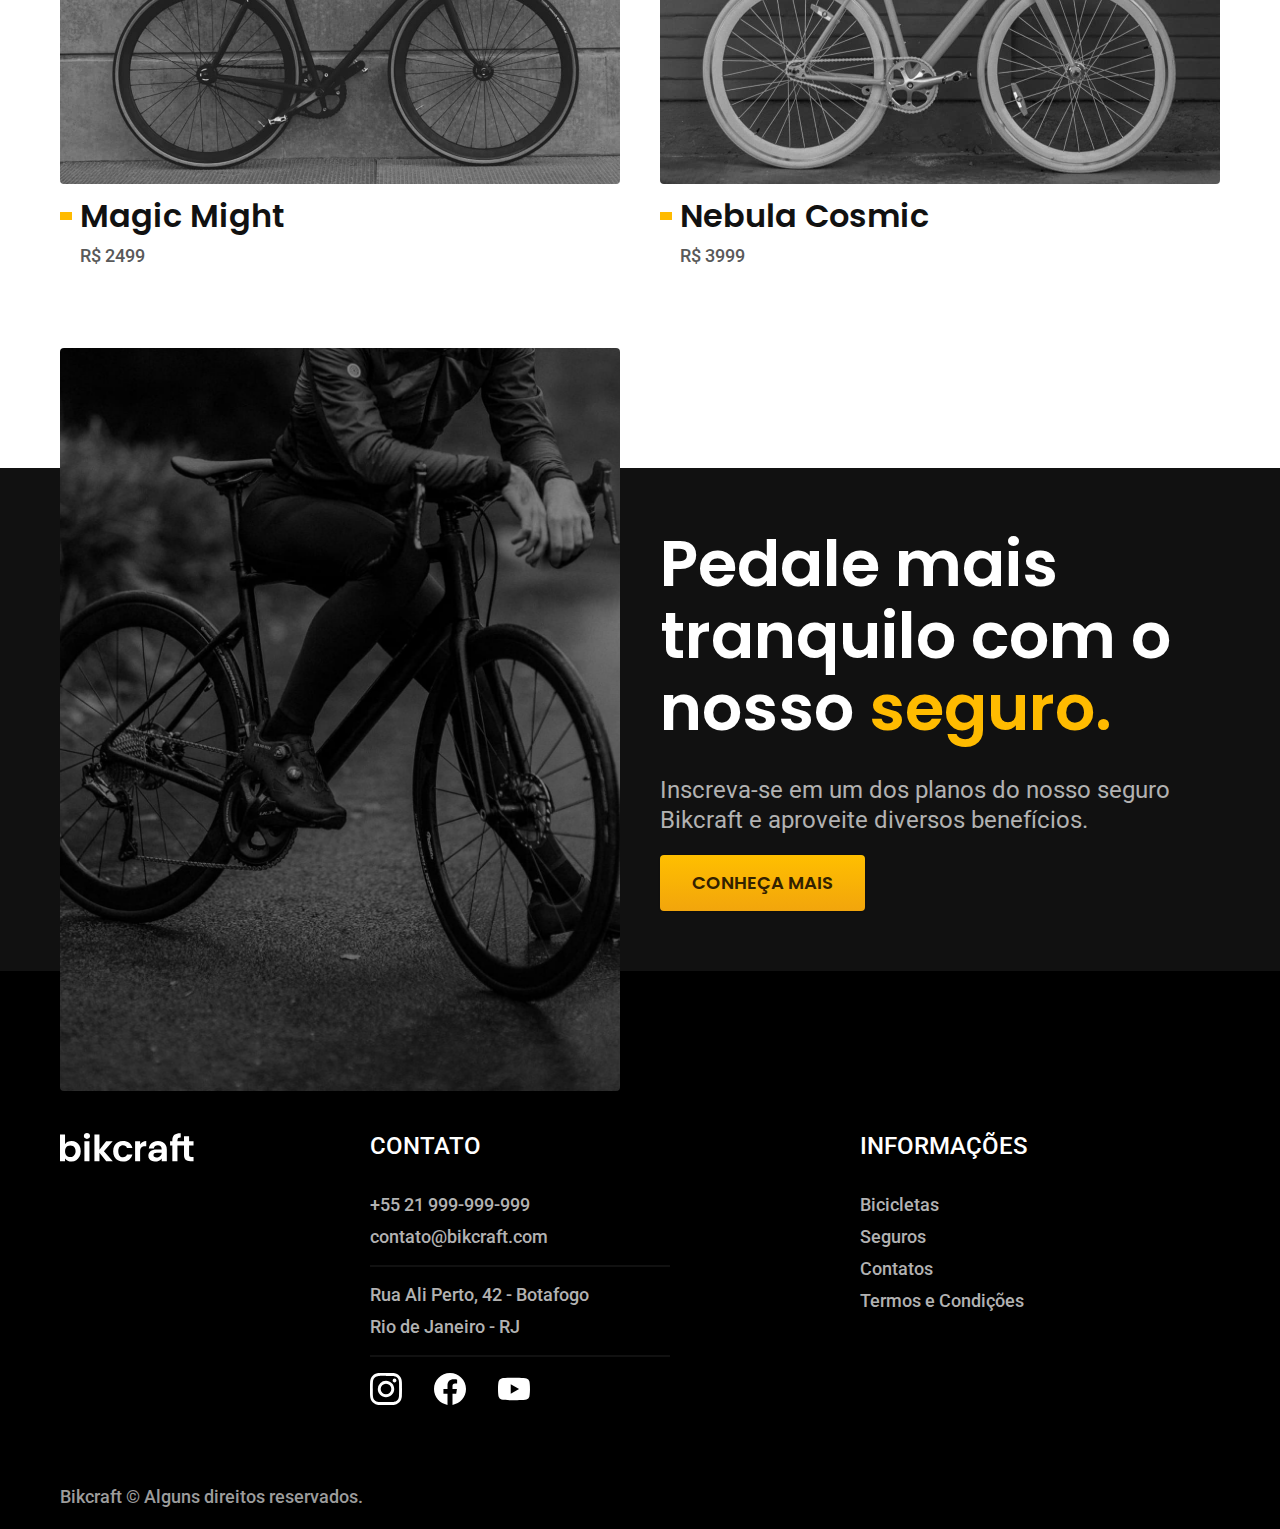
<file: bicicletas/nimbus.html>
<!DOCTYPE html>
<html lang="pt-br">

<head>
  <meta charset="UTF-8">
  <meta name="viewport" content="width=device-width, initial-scale=1.0">
  <title>Bikcraft - Nimbus Stark</title>
  <meta name="description" content="A Nimbus Stark é a melhor Bikcraft já criada pela nossa equipe. Ela vem equipada com os melhores acessórios, o que garante maior velocidade.">
  <link rel="icon" href="../favicon.svg" type="image/svg+xml">
  <link rel="preload" href="../css/style.min.css" as="style">
  <link rel="stylesheet" href="../css/style.min.css">

  <link rel="preconnect" href="https://fonts.googleapis.com">
  <link rel="preconnect" href="https://fonts.gstatic.com" crossorigin>
  <link href="https://fonts.googleapis.com/css2?family=Merriweather:ital,wght@1,900&family=Poppins:wght@400;600&family=Roboto:ital,wght@0,500;1,400&display=swap" rel="stylesheet">

  <script>document.documentElement.classList.add('js');</script>
</head>

<body id="bicicleta">
  <header class="header-bg">
    <div class="header container">
      <a href="../"><img src="../img/bikcraft.svg" alt="Bikcraft"></a>
      <nav aria-label="primaria">
        <ul class="header-menu cor-0 font-1-m">
          <li><a href="../bicicletas.html">Bicicletas</a></li>
          <li><a href="../seguros.html">Seguros</a></li>
          <li><a href="../contatos.html">Contatos</a></li>
        </ul>
      </nav>
    </div>
  </header>

  <main>
    <div class="titulo-bg">
      <div class="container titulo">
        <p class="cor-5 font-2-xl">R$ 4999</p>
        <h1 class="cor-0 font-1-xxl">Nimbus Stark<span class="decora">.</span></h1>
      </div>
    </div>

    <div>
      <div class="bike-bg">
        <div class="bike container">
          <div class="bike-imagem">
            <img src="../img/bicicleta/nimbus1.jpg" alt="bicicleta preta">
            <img src="../img/bicicleta/nimbus2.jpg" alt="bicicleta cinza">
            <img src="../img/bicicleta/nimbus3.jpg" alt="bicicleta branca">
          </div>

          <div class="bike-conteudo">
            <p class="cor-5 font-2-l">A Nimbus Stark é a melhor Bikcraft já criada pela nossa equipe. Ela vem equipada com os melhores acessórios, o que garante maior velocidade.</p>
            <div class="bike-compra">
              <a href="../orcamento.html?tipo=bikcraft&produto=nimbus" class="botao">COMPRAR AGORA</a>
              <p class="cor-6 font-1-xs">
                <img src="../img/icones/entrega.svg" alt="">
                <span>entrega em 5 dias</span>
              </p>
              <p class="cor-6 font-1-xs">
                <img src="../img/icones/estoque.svg" alt="">
                <span>18 em estoque<span>
              </p>
            </div>
            <h2 class="cor-0 font-1-xs">Informações</h2>
            <ul class="cor-0 font-1-m-b bike-informacao">
              <li>
                <img src="../img/icones/eletrica.svg" alt="">
                <h3>Motor Elétrico</h3>
                <p class="cor-5 font-2-xs">Permite você viajar distâncias inimaginaveis com a sua bike.</p>
              </li>
              <li>
                <img src="../img/icones/carbono.svg" alt="">
                <h3>Fibra de Carbono</h3>
                <p class="cor-5 font-2-xs">Maior proteção possível para a sua Bikcraft com fibra de carbono.</p>
              </li>
              <li>
                <img src="../img/icones/velocidade.svg" alt="">
                <h3>50 km/h</h3>
                <p class="cor-5 font-2-xs">A mais rápida bicicleta elétrica disponível hoje no mercado.</p>
              </li>
              <li>
                <img src=" ../img/icones/rastreador.svg" alt="">
                <h3>Rastreador</h3>
                <p class="cor-5 font-2-xs">Rastreador e sistema anti-furto para garantir o seu sossego.</p>
              </li>
            </ul>

            <h2 class="cor-0 font-1-xs">FICHA TÉCNICA</h2>
            <ul class="bike-ficha cor-4 font-2-s">
              <li>Peso<span> 9 kg</span></li>
              <li>Altura<span> 60 cm</span></li>
              <li>Largura<span> 120 cm</span></li>
              <li>Profundidade<span> 10 cm</span></li>
              <li>Marchas<span> 16</span></li>
              <li>Roda<span> 29</span></li>
            </ul>
          </div>
        </div>
  </main>

  <article class="container escolha">
    <h4 class="cor-11 font-1-xxl">escolha a sua<span class="decora">.</span></h4>

    <ul class="escolha-lista">
      <li>
        <a href="../bicicletas/magic.html">
          <img src="../img/bicicletas/magic.jpg" alt="Bicicleta Magic Might" class="bicicleta-home-img">
          <h5 class="font-1-xl cor-11">Magic Might</h5>
          <p class="font-2-m cor-8">R$ 2499</p>
        </a>
      </li>
      <li>
        <a href="../bicicletas/nebula.html">
          <img src="../img/bicicletas/nebula.jpg" alt="Bicicleta Nebula Cosmic" class="bicicleta-home-img">
          <h5 class="font-1-xl cor-11">Nebula Cosmic</h5>
          <p class="font-2-m cor-8">R$ 3999</p>
        </a>
      </li>
    </ul>
  </article>

  <article class="seguro-bik-bg">
    <div class="seguro-bik container">
      <img src="../img/fotos/seguros.jpg" alt="pessoa parada em cima de uma bicicleta">
      <div class="seguro-bik-text">
        <h4 class=" cor-0 font-1-xxl">Pedale mais tranquilo com o nosso <span class="decora">seguro.</span></h4>
        <p class="cor-5 font-2-l"> Inscreva-se em um dos planos do nosso seguro Bikcraft e aproveite diversos benefícios.</p>
        <a href="../seguros.html" class="botao">Conheça mais</a>
      </div>
    </div>
  </article>





  <footer class="footer-bg">
    <div class="footer container">
      <a href="../"><img src="../img/bikcraft.svg" alt="Bikcraft"></a>
      <div class="footer-contatos">
        <h3 class="cor-0 font-2-l-b">contato</h3>
        <ul class="cor-5 font-2-m">
          <li><a href="tel:+5521999999999"> +55 21 999-999-999</a></li>
          <li><a href="mailto:contato@bikcraft.com">contato@bikcraft.com</a></li>
        </ul>
        <ul class="cor-5 font-2-m">
          <li>Rua Ali Perto, 42 - Botafogo</li>
          <li>Rio de Janeiro - RJ</li>
        </ul>
        <div class="redes-sociais">
          <a href="../"><img src="../img/redes/instagram.svg" alt="instagram"></a>
          <a href="../"><img src="../img/redes/facebook.svg" alt="facebook"></a>
          <a href="../"><img src="../img/redes/youtube.svg" alt="youtube"></a>
        </div>
      </div>
      <div class="footer-informacoes">
        <h3 class="cor-0 font-2-l-b">informações</h3>
        <nav>
          <ul class="cor-5 font-2-m">
            <li><a href="../bicicletas.html">Bicicletas</a></li>
            <li><a href="../seguros.html">Seguros</a></li>
            <li><a href="../contato.html">Contatos</a></li>
            <li><a href="../termos.html">Termos e Condições</a></li>
          </ul>
        </nav>
      </div>
      <p class="footer-copy cor-6 font-2-m">Bikcraft © Alguns direitos reservados.</p>
    </div>
  </footer>
  <script src="../js/script.js"></script>
</body>
</file>
<file: css/style.min.css>
body{margin:0;font-family:Arial,Helvetica,sans-serif;color:var(--cor-11)}blockquote,dd,h1,h2,h3,h4,h5,p,ul{margin:0}ul{list-style:none;padding:0}a{text-decoration:none;color:inherit}img{max-width:100%;height:auto;display:block}img[src$=".jpg"]{border-radius:4px}.decora{color:var(--cor-p1)}.font-1-xxl{font-family:poppins,sans-serif;font-weight:600;font-size:4rem;line-height:1.12}.font-1-xl{font:600 2rem/1.25 Poppins,sans-serif}.font-1-l{font:400 1.5rem/1.5 Poppins,sans-serif}.font-1-m{font:400 1.125rem/1.33 Poppins,sans-serif}.font-1-m-b{font:600 1.125rem/1.33 Poppins,sans-serif}.font-1-s{font:400 1rem/1.5 Poppins,sans-serif}.font-1-xs{font:600 0.75rem/1.33 Poppins,sans-serif}.font-2-l{font:400 1.5rem/1.25 Roboto,sans-serif}.font-2-l-b{font:500 1.5rem/1.25 Roboto,sans-serif;text-transform:uppercase;letter-spacing:1.5}.font-2-m{font:500 1.125rem/1.33 Roboto,sans-serif}.font-2-s{font:400 1rem/1.5 Roboto,sans-serif}.font-2-xs{font:400 0.875rem/1.43 Roboto,sans-serif}@media(max-width:1200px){.font-1-xxl{font-size:3rem}.font-2-l,.font-2-l-b{font-size:1.25rem}}@media(max-width:800px){.font-1-xxl{font-size:2rem}.font-2-l,.font-2-l-b{font-size:1rem}.font-1-xl,.font-2-xl{font-size:1.5rem}.font-2-m{font-size:1rem}}@media(max-width:600px){.font-1-xl,.font-2-xl{font-size:1rem}.font-2-m{font-size:.75rem}}:root{--cor-0:#ffffff;--cor-1:#F7F7F7;--cor-2:#EDEDED;--cor-3:#DEDEDE;--cor-4:#CCCCCC;--cor-5:#b2b2b2;--cor-6:#9C9C9C;--cor-7:#717171;--cor-8:#595959;--cor-9:#404040;--cor-10:#2E2E2E;--cor-11:#111111;--cor-12:#000000;--cor-p1:#ffbb00;--cor-p2:#E4A30B;--cor-p3:#A66F00;--cor-p4:#664400;--cor-p5:#332200}.cor-0{color:var(--cor-0)}.cor-1{color:var(--cor-1)}.cor-2{color:var(--cor-2)}.cor-3{color:var(--cor-3)}.cor-4{color:var(--cor-4)}.cor-5{color:var(--cor-5)}.cor-6{color:var(--cor-6)}.cor-7{color:var(--cor-7)}.cor-8{color:var(--cor-8)}.cor-9{color:var(--cor-9)}.cor-10{color:var(--cor-10)}.cor-11{color:var(--cor-11)}.cor-12{color:var(--cor-12)}.cor-p1{color:var(--cor-p1)}.cor-p2{color:var(--cor-p2)}.cor-p3{color:var(--cor-p3)}.cor-p4{color:var(--cor-p4)}.cor-p5{color:var(--cor-p5)}.header-bg{background-color:#000}.header{display:flex;flex-wrap:wrap;gap:20px;justify-content:space-between;align-items:center;padding-top:20px;padding-bottom:20px}.header-menu{display:flex;flex-wrap:wrap;gap:40px}.header-menu a{display:inline-block;padding:16px 0;position:relative}.header-menu a::after{content:"";display:block;width:0;height:2px;background-color:var(--cor-0);margin-top:4px;transition:.3s;position:absolute}.header-menu a.ativo::after,.header-menu a:hover::after{width:100%}@media (max-width:800px){.header-menu{gap:20px}.header-menu a{background:var(--cor-11);padding:12px 16px;border-radius:4px}.header-menu a:hover{background-color:var(--cor-10)}.header-menu a::after{display:none}}@media(max-width:600px){.header-menu{gap:12px}.header-menu a{font-size:14px;padding:8px 12px}}.footer-bg{background-color:var(--cor-12)}.footer{padding-top:40px;padding-bottom:20px;display:grid;grid-template-columns:3fr 5fr 4fr;gap:40px}.footer h3{padding-bottom:32px}.footer-contatos ul{padding-bottom:16px}.footer-contatos ul::after{content:"";display:block;max-width:300px;height:2px;background-color:var(--cor-11);margin-top:8px}.footer ul li{padding-bottom:8px}.redes-sociais{display:flex;gap:32px}.footer a:hover{color:var(--cor-0)}.footer-copy{grid-column:1/-1;margin-top:40px}@media (max-width:800px){.footer>a{display:none}.footer{grid-template-columns:1fr 1fr}}@media (max-width:600px){.footer{grid-template-columns:1fr;gap:60px}.footer-copy{margin-top:0}}.container{max-width:1200px;padding-left:20px;padding-right:20px;box-sizing:border-box;margin-left:auto;margin-right:auto}.botao{text-transform:uppercase;display:inline-block;font:600 1.125rem/1.33 Poppins,sans-serif;color:var(--cor-p5);padding:16px 32px;background:linear-gradient(#ffbf00,#f2a50c);border-radius:4px;box-shadow:0 1px 2px rgba(0,0,0,.1);max-width:max-content;border:none;cursor:pointer}.botao:hover{background:linear-gradient(#ffb60d,#e59317)}.botao.secundario{background:var(--cor-10);color:var(--cor-4)}.botao.secundario:hover{background:var(--cor-9)}@media (max-width:600px){.botao{font-size:1rem;padding:12px 16px}}.link{display:inline-block;color:var(--cor-p1);font:500 1.5rem/1.5 Poppins,sans-serif;text-transform:uppercase;position:relative}.link::after{content:"";display:block;width:100%;height:2px;background-color:currentColor;margin-top:4px;position:absolute}.link:hover{color:var(--cor-0)}.titulo-bg{background-color:var(--cor-11);padding-top:60px;padding-bottom:60px}.titulo{background:url('../img/dec/top-right.svg') no-repeat top right 20px}.titulo p{margin-bottom:4px}@media (max-width:800px){.titulo-bg{padding-top:40px;padding-bottom:40px}.titulo p{font-size:1rem;text-transform:lowercase;font-weight:400}}.introducao-bg{background:var(--cor-12) url('../img/dec/bottom-left.svg') no-repeat bottom 140px left 40px;box-shadow:inset 0 -120px var(--cor-0)}.introducao{display:grid;grid-template-columns:1fr 1fr;gap:0 40px}.introducao h1{margin-bottom:32px}.introducao p{margin-bottom:20px;color:var(--cor-5)}.introducao-conteudo{align-self:end;padding-bottom:200px}.introducao img{width:100%;height:100%;object-fit:cover;border-radius:4px}@media(max-width:1200px){.introducao h1{margin-bottom:24px}}@media(max-width:800px){.introducao-bg{background:var(--cor-11);box-shadow:inset 0 -80px var(--cor-0)}.introducao{grid-template-columns:1fr;gap:20px}.introducao h1{margin-bottom:16px}.introducao-conteudo{padding-bottom:20px;padding-top:40px}.introducao img{height:300px;width:100%}}.bicicleta-home{padding-top:40px;padding-bottom:80px}.bicicleta-home h2{margin-bottom:40px}.bicicleta-home ul{margin-left:auto;margin-right:auto;max-width:1400px;padding:0 20px 20px 20px;display:flex;gap:40px;overflow-x:auto}.bicicleta-home li{min-width:280px}.bicicleta-home a{display:block}.bicicleta-home img{margin-bottom:12px}.bicicleta-home h3{margin-bottom:2px;display:flex;align-items:center;gap:8px}.bicicleta-home h3::before{content:"";display:inline-block;width:12px;height:8px;background-color:var(--cor-p1)}.bicicleta-home a:hover h3::before{width:28px;transition:width .2s}.bicicleta-home li p{padding-left:20px}@media(max-width:800px){.bicicleta-home ul{gap:20px}.bicicleta-home h2{margin-bottom:20px}.bicicleta-home{padding-top:20px}}.tecnologia-bg{background-color:var(--cor-11);box-shadow:inset 0 80px #fff,inset 0 -80px #fff;margin-bottom:40px}.tecnologia{display:grid;grid-template-columns:1fr 1fr;gap:40px}.tecnologia-imagem img{height:100%;width:100%;object-fit:cover;object-position:left}.tecnologia-conteudo{padding-top:160px;padding-bottom:160px}.tecnologia h4{margin-bottom:20px}.tecnologia-conteudo>p{margin-bottom:4px}.tecnologia h2{margin-bottom:32px}.tecnologia-conteudo a{padding:16px 0;margin-bottom:60px}.tecnologia ul{display:grid;grid-template-columns:1fr 1fr;gap:40px}.tecnologia ul li h3{margin-bottom:8px;width:max-content}.tecnologia ul li img{margin-bottom:8px;max-width:24px}@media(max-width:800px){.tecnologia{grid-template-columns:1fr}.tecnologia-bg{box-shadow:none}.tecnologia-conteudo{padding-top:60px;padding-bottom:60px}.tecnologia-imagem{display:none}.tecnologia h2{margin-bottom:24px}}@media(max-width:600px){.tecnologia ul{grid-template-columns:1fr}}.parceiros{margin-bottom:80px}.parceiros h2{margin-bottom:60px}.parceiros ul{padding:0 20px;max-width:1400px;margin:0 auto;display:grid;grid-template-columns:repeat(4,1fr)}.parceiros li{display:flex;padding:32px;border-left:2px solid var(--cor-2)}.parceiros img{margin:auto}.parceiros li:first-child,.parceiros li:nth-child(5){border-left:none}.parceiros li:nth-child(n+5){border-top:2px solid var(--cor-2)}@media(max-width:800px){.parceiros{margin-bottom:60px}.parceiros h2{margin-bottom:20px}.parceiros ul{grid-template-columns:repeat(2,1fr)}.parceiros li{padding:20px}.parceiros li:nth-child(n+3){border-top:2px solid var(--cor-2)}.parceiros li:nth-child(odd){border-left:none}}.depoimentos{display:grid;grid-template-columns:1fr 1fr;background:var(--cor-p1);overflow:hidden;margin-bottom:80px}.depoimentos img{border-radius:0;width:100%;height:100%;object-fit:cover}.depoimentos-texto{padding:40px 40px 80px 80px;align-self:end;background:url('../img/dec/bottom-right-p.svg') no-repeat bottom 40px right 40px}.depoimentos-texto p{max-width:32ch;font-family:Merriweather,serif;font-style:italic;font-weight:900px;margin-bottom:32px;position:relative}.depoimentos-texto p::after,.depoimentos-texto p::before{color:var(--cor-p2);font-size:5rem;position:absolute}.depoimentos-texto p::before{content:"“";left:-50px;top:-20px}.depoimentos-texto p::after{content:"”"}@media (min-width:1200px){.depoimentos img{max-height:520px}}@media (max-width:800px){.depoimentos{grid-template-columns:1fr;text-align:center}.depoimentos img{max-height:200px}.depoimentos-texto{padding:40px 20px;justify-self:center}}.seguros-bg{background-color:var(--cor-11)}.seguros{padding-top:60px;padding-bottom:60px;display:grid;grid-template-columns:1fr 1fr;gap:40px;align-items:center}#seguros .seguros{padding-top:0}.seguros h2{margin-bottom:20px;grid-column:1/-1}.seguro-planos{display:inline-block;background-color:var(--cor-12);padding:32px 32px 32px 64px;border-radius:4px}.seguro-planos ul{margin-bottom:24px}.seguro-planos ul li{padding-bottom:20px;position:relative;display:flex;align-items:center}.seguro-planos ul li::before{content:"";display:inline-block;width:13px;height:9px;background-image:url(../img/icones/lista.svg);position:absolute;left:-21px}.seguro-titulo{display:grid;grid-template-columns:1fr auto}.seguros-preco{text-align:end}.seguro-planos h3{text-transform:uppercase;margin-bottom:40px}@media(max-width:800px){.seguros{grid-template-columns:1fr}}.vantagens-bg{background-color:var(--cor-12)}.vantagens{padding-top:80px;padding-bottom:80px}.vantagens h2{margin-bottom:80px}.vantagens-lista{display:grid;grid-template-columns:repeat(auto-fit,minmax(280px,max-content));gap:40px 80px}.vantagens-lista h3{padding-top:8px;padding-bottom:8px}@media (max-width:800px){.vantagens{padding-top:40px;padding-bottom:60px;margin-bottom:40px}.vantagens h2{margin-bottom:40px}.vantagens-lista{gap:40px}}.perguntas{padding-top:80px;padding-bottom:80px}.perguntas h2{margin-bottom:60px}.perguntas dl>div{padding:20px;border-radius:4px}.perguntas dl>div:nth-child(odd){background-color:var(--cor-1)}.perguntas button{margin-bottom:12px;display:grid;grid-template-columns:auto 1fr auto;align-items:center;cursor:pointer;gap:8px;width:100%;text-align:left;border:none;background:0 0}.perguntas button::before{content:"";display:inline-block;height:8px;width:12px;background-color:var(--cor-p1)}.perguntas button::after{content:"";display:inline-block;background-image:url(../img/icones/seta-abrir.svg);width:14px;height:6px}.perguntas button:hover::after,.perguntas button[aria-expanded=true]::after{transform:rotate(180deg)}.js .perguntas dd{display:none}.js .perguntas dd.ativa{display:block}.perguntas dd{padding-left:20px;max-width:80ch}@media(max-width:800px){.perguntas{padding-top:40px;padding-bottom:40px}.perguntas h2{margin-bottom:40px}}.termos{padding-bottom:60px;margin-top:60px}.termos h2{font-weight:600;margin-bottom:20px}.termos p+h2{margin-top:40px}.termos p{margin-bottom:24px;max-width:75ch}.bicicletas-bg{background-image:linear-gradient(90deg,var(--cor-0) 15%,var(--cor-11)15%)}.bicicletas{display:grid;grid-template-columns:1fr 1fr;gap:32px;padding-top:60px;padding-bottom:60px;background:url('../img/dec/top-right.svg') no-repeat top 40px right 20px}.bicicletas-imagem{display:grid}.bicicletas-imagem span{display:inline-block;grid-area:1/-1;padding:8px 16px 8px 8px;background-color:var(--cor-12);border-radius:5px 0 0 5px;place-self:start end;margin-top:16px}.bicicletas-imagem img{height:100%;object-fit:cover;grid-area:1/-1}.bicicletas-conteudo h2::before{content:"";display:block;width:12px;height:8px;background-color:var(--cor-p1)}.bicicletas-conteudo h2{padding-bottom:20px}.bicicletas-conteudo p{max-width:44ch;padding-bottom:32px}.bicicletas-conteudo ul li{display:grid;grid-template-columns:auto 1fr;gap:8px;padding-bottom:16px;align-items:center}.bicicletas-conteudo{position:relative;align-content:start}.bicicletas-conteudo a{position:absolute;right:16px;bottom:4px;display:flex;align-items:center}.bicicletas-conteudo a::after{content:"";display:inline-block;width:18px;height:10px;margin-left:16px;background:url(../img/icones/seta.svg);transition:transform .2s}.bicicletas-conteudo a:hover::after{transform:translateX(4px)}@media (max-width:800px){.bicicletas-bg{background-image:linear-gradient(90deg,var(--cor-0) 0,var(--cor-11)0%)}.bicicletas{grid-template-columns:1fr}.bicicletas-conteudo h2{padding-bottom:8px}.bicicletas-conteudo p{padding-bottom:16px}.bicicletas-conteudo ul li{padding-bottom:8px}}@media (max-width:400px){.bicicletas-conteudo a{position:initial}}.bike-bg{background-color:var(--cor-11)}.bike{display:grid;grid-template-columns:1fr 1fr;align-items:start;gap:40px;padding-top:20px;padding-bottom:60px}#bicicleta .titulo p{text-transform:uppercase}.bike-imagem{display:flex;flex-wrap:wrap;gap:20px}.bike-imagem img{flex:1;min-width:200px}.bike-imagem img:first-child{min-width:100%}.bike-conteudo>p{margin-bottom:32px}.bike-compra{display:grid;grid-template-columns:max-content auto;gap:8px 12px;margin-bottom:40px;align-items:center;justify-items:start}.bike-compra a{grid-row:span 2}.bike-compra img{display:inline-block}.bike-compra p{display:flex;align-items:center;gap:8px;padding:4px 8px;background-color:var(--cor-12);border-radius:4px}.bike-conteudo h2{text-transform:uppercase;margin-bottom:12px;letter-spacing:.015em}.bike-ficha,.bike-informacao{background-color:var(--cor-12);border-radius:4px;padding:32px}.bike-informacao{display:grid;grid-template-columns:1fr 1fr;gap:32px;margin-bottom:24px}.bike-informacao h3{padding:8px 0 4px 0}.bike-informacao img{width:24px}.bike-ficha li{padding:4px 0;display:flex;justify-content:space-between;border-bottom:1px solid var(--cor-11)}.bike-ficha li:last-of-type{border-bottom:none}.bike-ficha span{color:var(--cor-6)}@media(max-width:800px){.bike{grid-template-columns:1fr}.bike-imagem{grid-row:2}}@media(max-width:400px){.bike-informacao{grid-template-columns:1fr}.bike-compra{grid-template-columns:1fr}}.escolha{margin-top:80px;margin-bottom:80px}.escolha h4{margin-bottom:40px}.escolha-lista{display:grid;grid-template-columns:1fr 1fr;gap:40px;overflow-x:auto}.escolha-lista img{height:340px;min-width:280px;object-fit:cover}.escolha-lista p{padding-left:20px}.escolha-lista h5{padding-top:12px;padding-bottom:8px;display:flex;align-items:center;gap:8px}.escolha-lista h5::before{content:"";display:inline-block;height:8px;width:12px;background-color:var(--cor-p1)}.escolha-lista a:hover h5::before{width:24px;transition:width .2s}.escolha-lista a:hover p{padding-left:32px;transition:padding-left .2s}@media(max-width:800px){.escolha{margin-top:40px;margin-bottom:40px}}.seguro-bik-bg{background-color:var(--cor-11);box-shadow:inset 0 120px #fff,inset 0 -120px var(--cor-12)}.seguro-bik{display:grid;grid-template-columns:1fr 1fr;gap:40px;align-items:center}.seguro-bik img{height:100%;width:100%;object-fit:cover}.seguro-bik-text{padding-top:180px;padding-bottom:180px}.seguro-bik h4{padding-bottom:32px}.seguro-bik p{padding-bottom:20px}@media(max-width:800px){.seguro-bik{grid-template-columns:1fr}.seguro-bik-text{grid-row:1}.seguro-bik-bg{box-shadow:inset 0 -60px var(--cor-12)}.seguro-bik-text{padding-top:40px;padding-bottom:0}}#contato{background-color:var(--cor-1)}.contato-bg{background-image:linear-gradient(var(--cor-11)50%,var(--cor-1)0%)}.contato{display:grid;grid-template-columns:5fr 7fr}.contato-form,.contato-info{padding:60px;box-shadow:0 1px 2px rgba(0,0,0,.1);margin-bottom:120px}.contato-info{background:var(--cor-12) url('../img/dec/bottom-left.svg') no-repeat bottom 40px left 20px;border-radius:4px 0 0 4px}.contato-form{border-radius:0 4px 4px 0;background:var(--cor-0) url('../img/dec/bottom-right.svg') no-repeat bottom 40px right 20px}.contato-info h2{margin-bottom:60px}.contato-endereco{margin-bottom:32px;padding-left:28px;background:url("../img/icones/local.svg") no-repeat 0 2px}.contato-endereco li{margin-bottom:8px}.contato-meios a{display:block;max-width:max-content;margin-bottom:8px;padding-left:28px}.contato-meios a:first-child{background:url("../img/icones/email.svg") no-repeat 0 2px}.contato-meios a:last-child{margin-top:32px;margin-bottom:60px;background:url("../img/icones/telefone.svg") no-repeat 0 2px}.contato-rs{padding-left:28px;display:flex;gap:32px}@media (max-width:800px){.contato{grid-template-columns:1fr}.contato-info{margin-bottom:0;border-radius:4px 4px 0 0;background:var(--cor-12)}.contato-form{margin-bottom:40px;border-radius:0 0 4px 4px}.contato-form,.contato-info{padding:40px}.contato-info h2,.contato-meios a:last-child{margin-bottom:32px}}.lojas h2{margin-bottom:60px}.lojas-mapa{display:grid;grid-template-columns:1fr 1fr;gap:0 40px;margin-bottom:120px}.lojas-mapa img{border-radius:4px 4px 0 0}.lojas-item{background-color:var(--cor-0);border-radius:0 0 4px 4px;box-shadow:0 1px 2px rgba(0,0 ,0,.1);padding-bottom:32px}.lojas-mapa h3,.lojas-mapa img,.lojas-mapa ul{margin-bottom:28px}.lojas-mapa h3,.lojas-mapa p,.lojas-mapa ul{margin-left:60px}.lojas-mapa h3{display:flex;gap:8px;align-items:center}.lojas-mapa h3::before{content:"";display:inline-block;width:12px;height:8px;background-color:var(--cor-p1)}.lojas-mapa ul{display:grid;grid-template-columns:1fr 1fr;box-sizing:border-box;gap:24px 16px}.lojas-mapa ul div{display:grid;gap:8px;border-left:2px solid var(--cor-2);padding-left:16px}.lojas-mapa p{display:flex;gap:8px;align-items:center}.lojas-mapa p>img{display:inline-block;margin:0}@media (max-width:800px){.lojas-mapa{grid-template-columns:1fr;margin-bottom:60px}.lojas-mapa ul{grid-template-columns:1fr}.lojas-mapa h3,.lojas-mapa img,.lojas-mapa ul{margin-bottom:18px}}.form{display:grid;grid-template-columns:1fr 1fr;gap:20px}.form label{display:block;font:600 1rem/1.5 Poppins,sans-serif;color:var(--cor-9);margin-bottom:4px}.form .col-2{grid-column:span 2}.form input[type=email],.form input[type=text],.form textarea{font:400 1rem/1.5 Poppins,sans-serif;background-color:var(--cor-1);padding:8px;border-radius:4px;border:1px solid var(--cor-2);width:100%;box-sizing:border-box}.form input[type=email]:focus,.form input[type=text]:focus,.form textarea:focus{outline:0;border-color:var(--cor-p1);background:var(--cor-0);box-shadow:0 0 0 2px #fea}@media(max-width:600px){.form{grid-template-columns:1fr}.form .col-2{grid-column:1}}.orcamento-bg{background-image:linear-gradient(var(--cor-11)50%,var(--cor-1)0%)}.orcamento{display:grid;grid-template-columns:5fr 7fr;margin-bottom:120px}.orcamento h2{text-transform:uppercase;position:relative;display:flex;align-items:center}.orcamento h2::before{content:"";display:inline-block;width:4px;height:8px;background-color:var(--cor-p1);position:absolute;left:-12px}.orcamento-dados,.orcamento-produto{padding:60px;box-shadow:0 1px 2px rgba(0,0,0,.1)}.orcamento-produto{background:var(--cor-12) url('../img/dec/bottom-left.svg') no-repeat bottom 40px left 20px;border-radius:4px 0 0 4px;display:grid;grid-template-columns:1fr 1fr;gap:20px;align-content:start}.orcamento-produto>*{grid-column:1/-1}.orcamento-produto>label{grid-column:initial}.orcamento-produto input{opacity:0;position:absolute;pointer-events:none}.orcamento-produto input:checked+label{background-color:var(--cor-0);color:var(--cor-11)}.orcamento-produto label{font:400 1rem/1.5 Poppins,sans-serif;color:var(--cor-4);background-color:var(--cor-10);padding:12px 16px;border-radius:4px;cursor:pointer;display:grid;grid-template-columns:auto 1fr auto;align-items:center;border:1px solid transparent}.orcamento-produto label::before{content:"";display:inline-block;box-sizing:border-box;width:12px;height:12px;border:1px solid var(--cor-6);border-radius:50%;margin-right:8px}.orcamento-produto input:checked+label::before{border-color:var(--cor-7);box-shadow:inset 0 0 0 3px var(--cor-0),inset 0 0 0 6px var(--cor-7)}.orcamento-produto label:hover{background-color:var(--cor-9)}.orcamento-produto input:focus+label{box-shadow:0 0 0 2px var(--cor-p1);border:1px solid var(--cor-12)}.orcamento-produto label span{display:none}.orcamento-produto input:checked+label span{display:inline-block}.orcamento-dados{background:var(--cor-0) url('../img/dec/bottom-right.svg') no-repeat bottom 40px right 20px;border-radius:0 4px 4px 0}.orcamento-conteudo{display:none}.orcamento-conteudo h2,.orcamento-dados h2:nth-of-type(n+2){margin-top:20px}#bikcraft:checked~#orcamento-bikcraft,#seguro:checked~#orcamento-seguro{display:grid;gap:20px}.orcamento-detalhes{background-color:var(--cor-0);display:none;grid-template-columns:1fr 1fr;padding:20px;border-radius:4px;margin-bottom:20px;align-items:center}.orcamento-detalhes ul li{display:flex;align-items:center;gap:8px;margin-bottom:8px}.orcamento-detalhes li img{width:16px;margin-right:8px}.orcamento-produto input:checked+label+.orcamento-detalhes{display:grid}@media (max-width:800px){.orcamento{grid-template-columns:1fr}.orcamento-produto{margin-bottom:0;border-radius:4px 4px 0 0;background:var(--cor-12)}.orcamento-dados{margin-bottom:40px;border-radius:0 0 4px 4px}.orcamento-dados,.orcamento-escolha{padding:40px}}@media (max-width:400px){.orcamento-produto{grid-template-columns:1fr}}.js .fadeInDown{transform:translate3d(0,-20px,0)}.js .fadeInUp{transform:translate3d(0,20px,0)}.js .fadeInRight{transform:translate3d(20px,0,0)}.js .fadeInLeft{transform:translate3d(-20px,0,0)}.js [data-anime]{opacity:0}.js .anime{opacity:1;transform:none;transition:transform .8s,opacity .8s}
</file>
